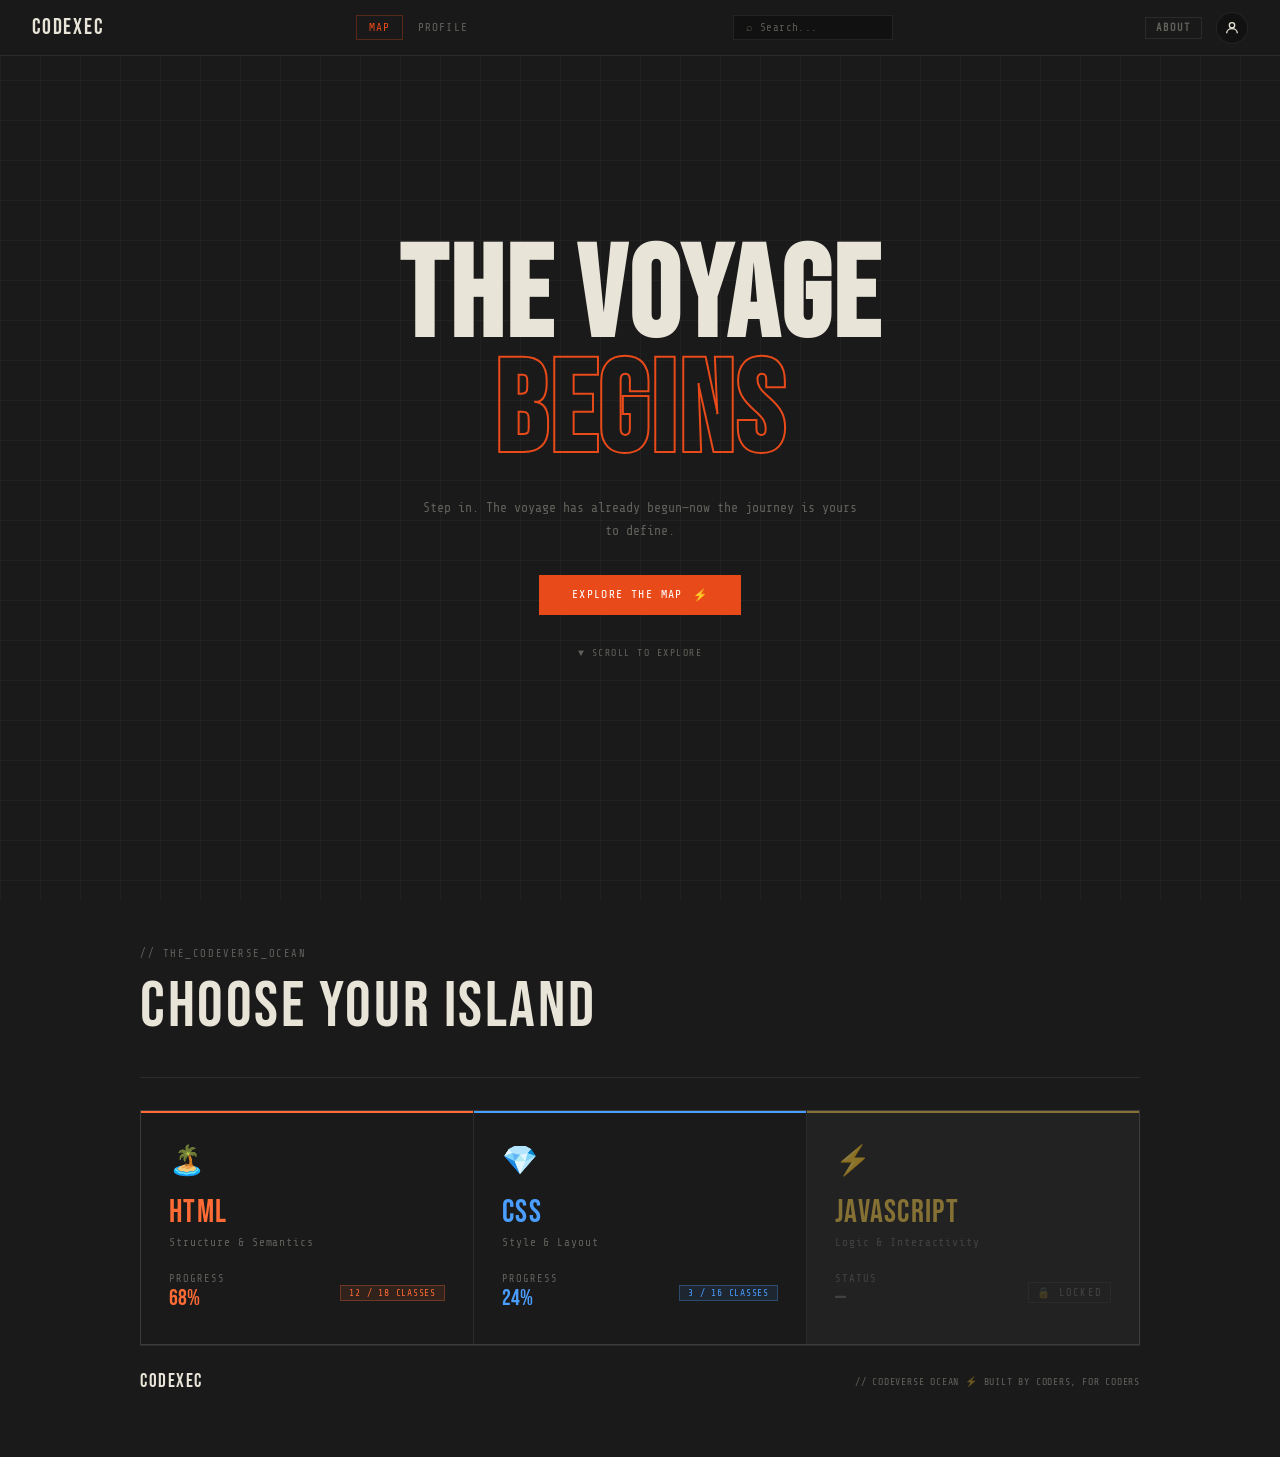
<file: index.html>
<!DOCTYPE html>
<html lang="en">
<head>
  <meta charset="UTF-8">
  <meta name="viewport" content="width=device-width, initial-scale=1.0">
  <title>CODEXEC — World Map</title>
  <link rel="stylesheet" href="style.css">
  <link rel="stylesheet" href="index.css">
</head>
<body>
  <div class="grid-bg"></div>


  <!-- whole navbar -->
  <nav class="nav">

    <!-- the logo  -->
    <a class="nav-logo" href="index.html">CODEXEC</a>

    <div class="nav-links">
      <button class="nav-link active" onclick="window.location.href='index.html'">Map</button>
      <button class="nav-link" onclick="window.location.href='profile.html'">Profile</button>
    </div>

    <div class="nav-search-wrap">
      <div class="nav-search">
        <span class="nav-search-icon">⌕</span>
        <input type="text" id="nav-search-input" placeholder="Search..." autocomplete="off"
          oninput="navSearch(this.value)" onblur="setTimeout(()=>closeSearch(),150)">
      </div>

      
      <div class="search-results" id="search-results"></div>
    </div>
    <div class="nav-right">
      <a class="nav-about" href="about.html">About</a>
      <div class="nav-avatar" onclick="location.href='settings.html'" title="Settings" id="nav-avatar-img">
        <svg width="16" height="16" viewBox="0 0 24 24" fill="none" stroke="currentColor" stroke-width="2"><circle cx="12" cy="8" r="4"/><path d="M4 20c0-4 3.6-7 8-7s8 3 8 7"/></svg>
      </div>
    </div>
  </nav>

  <!-- HERO -->
  <section class="hero-landing" id="hero-landing">
    <div class="hero-content fade-up">
      <h1 class="hero-title">The Voyage <br><span class="red">BEGINS</span></h1>
      <p class="hero-sub">Step in. The voyage has already begun—now the journey is yours to define.</p>
      <button class="hero-btn" id="heroGetStarted">
        <span>EXPLORE THE MAP</span>
        <span>⚡</span>
      </button>
      <div class="hero-scroll">▼ SCROLL TO EXPLORE</div>
    </div>
  </section>

  <!-- MAP SECTION -->
  <section id="map-section">
    <div class="map-wrap">
      <div class="map-header">
        <div class="map-header-eyebrow">// THE_CODEVERSE_OCEAN</div>
        <div class="map-header-title">CHOOSE YOUR ISLAND</div>
      </div>

      <div class="islands-grid">
        <!-- HTML Island -->
        <div class="island-card" style="--card-color: var(--html-primary)" onclick="location.href='html-island.html'">
          <span class="island-icon">🏝️</span>
          <div class="island-name" style="color: var(--html-primary)">HTML</div>
          <div class="island-sub">Structure &amp; Semantics</div>
          <div class="island-meta">
            <div>
              <div class="island-progress-label">PROGRESS</div>
              <div class="island-progress-pct" style="color: var(--html-primary)">68%</div>
            </div>
            <span class="badge badge-html">12 / 18 Classes</span>
          </div>
        </div>

        <!-- CSS Island -->
        <div class="island-card" style="--card-color: var(--css-primary)" onclick="location.href='css-island.html'">
          <span class="island-icon">💎</span>
          <div class="island-name" style="color: var(--css-primary)">CSS</div>
          <div class="island-sub">Style &amp; Layout</div>
          <div class="island-meta">
            <div>
              <div class="island-progress-label">PROGRESS</div>
              <div class="island-progress-pct" style="color: var(--css-primary)">24%</div>
            </div>
            <span class="badge badge-css">3 / 16 Classes</span>
          </div>
        </div>

        <!-- JS Island (locked) -->
        <div class="island-card locked" style="--card-color: var(--js-primary)">
          <span class="island-icon">⚡</span>
          <div class="island-name" style="color: var(--js-primary)">JAVASCRIPT</div>
          <div class="island-sub">Logic &amp; Interactivity</div>
          <div class="island-meta">
            <div>
              <div class="island-progress-label">STATUS</div>
              <div class="island-progress-pct" style="color: var(--ink-muted)">—</div>
            </div>
            <span class="island-locked-label">🔒 LOCKED</span>
          </div>
        </div>
      </div>

      <footer>
        <div class="f-logo">CODEXEC</div>
        <div class="f-note">// CODEVERSE OCEAN ⚡ BUILT BY CODERS, FOR CODERS</div>
      </footer>
    </div>
  </section>

  <script>
    //scroll to the map section of the HomePage
    document.getElementById('heroGetStarted').addEventListener('click', function() {
      document.getElementById('map-section').scrollIntoView({ behavior: 'smooth' });
    });

    // Load saved avatar
    const saved = localStorage.getItem('cx_avatar');
    if (saved) {
      const el = document.getElementById('nav-avatar-img');
      el.innerHTML = `<img src="${saved}" alt="avatar">`;
    }

  // the search bar function
  //storage of all the web pages(array of objects)
  const NAV_PAGES = [
    { label:"World Map", tag:"PAGE", href:"map.html" },
    { label:"HTML Island", tag:"ISLAND", href:"html-island.html" },
    { label:"CSS Island", tag:"ISLAND", href:"css-island.html" },
    { label:"JS Island", tag:"ISLAND", href:"js-island.html" },
    { label:"Current Lesson", tag:"PAGE", href:"lesson.html" },
    { label:"Profile", tag:"PAGE", href:"profile.html" },
    { label:"Settings", tag:"PAGE", href:"settings.html" },
    { label:"About Us", tag:"PAGE", href:"about.html" },
  ];

  //filter function
function navSearch(q) {
  const box = document.getElementById("search-results");
  if(!q.trim()){ 
    box.classList.remove("open"); 
    return; 
  }

  const matches = NAV_PAGES.filter(p => 
  p.label.toLowerCase().includes(q.toLowerCase())
);

if (matches.length) {
  box.innerHTML = matches.map(p => 
    `<div class="search-result-item" onclick="location.href='${p.href}'">
      <span class="search-result-label">${p.label}</span>
      <span class="search-result-tag">${p.tag}</span>
    </div>`
  ).join("");
  }
  else {
  box.innerHTML = '<div class="search-empty">No results found</div>';

}

//display up the thing
box.classList.add("open");
}


function closeSearch() {
  document.getElementById("search-results").classList.remove("open");
}

console.log(location.href);

</script>
</body>
</html>
</file>
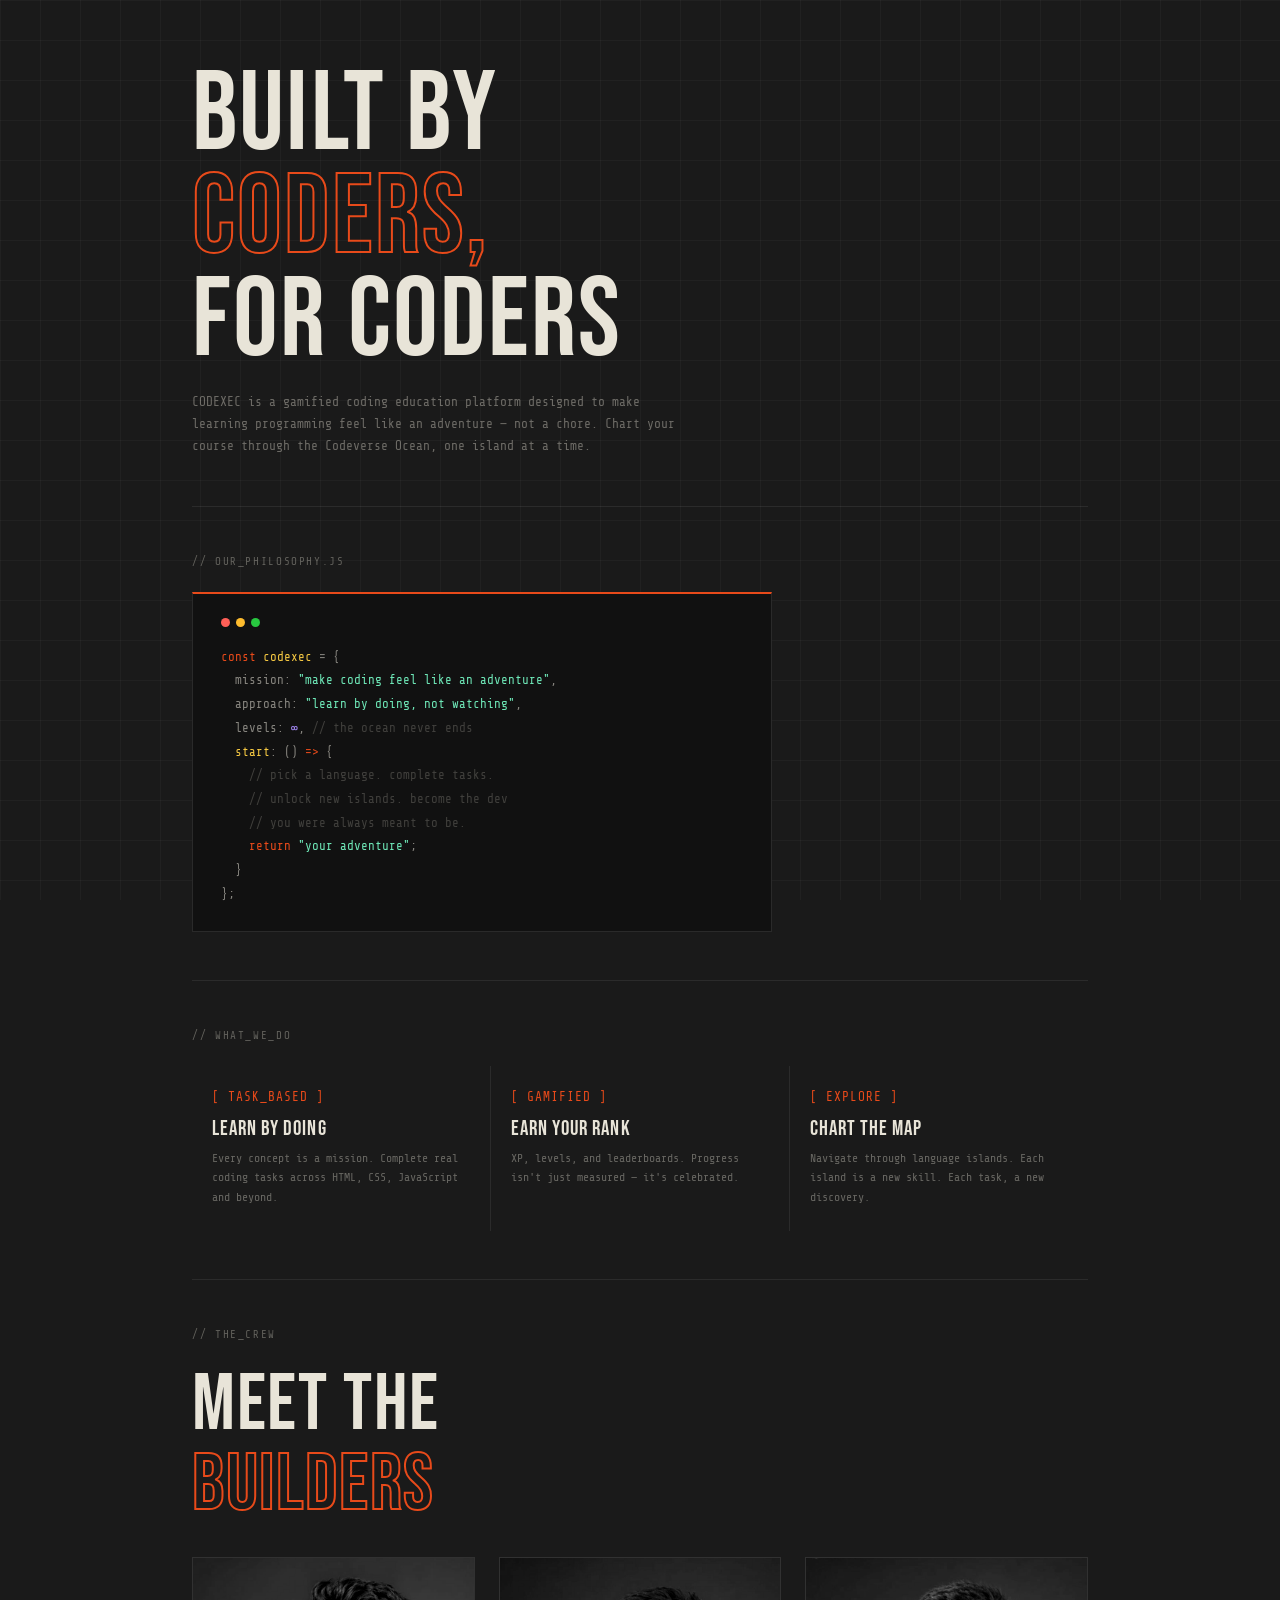
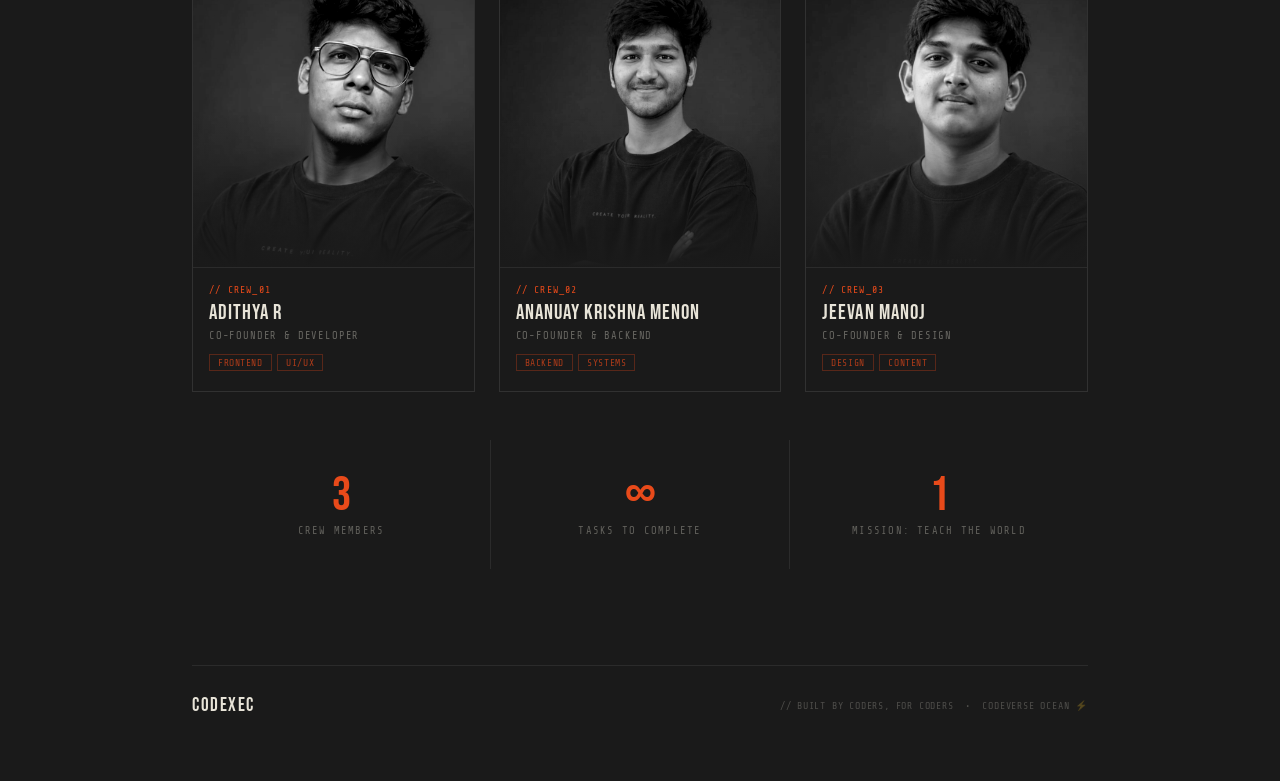
<file: about.html>
<!DOCTYPE html>
<html lang="en">
<head>
    <meta charset="UTF-8">
    <meta name="viewport" content="width=device-width, initial-scale=1.0">
    <title>Document</title>
    <style>
        
        @import url('https://fonts.googleapis.com/css2?family=Bebas+Neue&family=Share+Tech+Mono&family=Barlow+Condensed:wght@400;600;700&display=swap');
        *{margin:0;padding:0;box-sizing:border-box;}

        body{
        background:#1a1a1a;
        color:#e8e4d8;
        font-family:'Share Tech Mono',monospace;
        min-height:100vh;
        position:relative;
        overflow-x:hidden;
        }

        .grid-bg{
        position:fixed;inset:0;
        background-image:
            linear-gradient(rgba(255,255,255,0.03) 1px, transparent 1px),
            linear-gradient(90deg, rgba(255,255,255,0.03) 1px, transparent 1px);
        background-size:40px 40px;
        pointer-events:none;z-index:0;
        }

        .page{position:relative;z-index:1;max-width:960px;margin:0 auto;padding:0 2rem 4rem;}

        

        .logo{font-family:'Bebas Neue',sans-serif;font-size:1.4rem;letter-spacing:0.08em;color:#e8e4d8;}
        

        /* HERO */
        .hero{
        padding:4rem 0 3rem;
        border-bottom:1px solid rgba(255,255,255,0.08);
        }
        .hero-eyebrow{
        font-size:0.72rem;letter-spacing:0.15em;color:rgba(232,228,216,0.4);
        margin-bottom:1rem;
        }
        .hero-title{
        font-family:'Bebas Neue',sans-serif;
        font-size:clamp(4rem,10vw,7rem);
        line-height:0.92;letter-spacing:0.02em;
        color:#e8e4d8;margin-bottom:0.2rem;
        }
        .hero-title .red{
        -webkit-text-stroke:2px #e84a1a;
        color:transparent;
        }
        .hero-sub{
        font-size:0.8rem;color:rgba(232,228,216,0.4);
        max-width:500px;line-height:1.7;margin-top:1.2rem;
        }

        /* CODE BLOCK */
        .code-section{padding:3rem 0;border-bottom:1px solid rgba(255,255,255,0.08);}
        .section-label{font-size:0.68rem;letter-spacing:0.15em;color:rgba(232,228,216,0.35);margin-bottom:1.5rem;}
        .code-wrap{
        background:#111;
        border:1px solid rgba(255,255,255,0.1);
        border-top:2px solid #e84a1a;
        padding:1.5rem 1.75rem;
        max-width:580px;
        }
        .code-dots{display:flex;gap:6px;margin-bottom:1.2rem;}
        .dot{width:9px;height:9px;border-radius:50%;}
        .d1{background:#ff5f57;}.d2{background:#febc2e;}.d3{background:#28c840;}
        .cl{font-family:'Share Tech Mono',monospace;font-size:0.78rem;line-height:1.9;color:rgba(232,228,216,0.55);}
        .kw{color:#e84a1a;}.fn{color:#f5c842;}.str{color:#6ee7b7;}.cm{color:rgba(232,228,216,0.22);}.num{color:#a78bfa;}

        /* MISSION CARDS */
        .mission-section{padding:3rem 0;border-bottom:1px solid rgba(255,255,255,0.08);}
        .mission-grid{display:grid;grid-template-columns:1fr 1fr 1fr;gap:1px;background:rgba(255,255,255,0.08);margin-top:1.5rem;}
        .m-card{background:#1a1a1a;padding:1.5rem 1.25rem;}
        .m-icon{font-size:0.8rem;color:#e84a1a;letter-spacing:0.08em;margin-bottom:0.75rem;font-family:'Share Tech Mono',monospace;}
        .m-title{font-family:'Bebas Neue',sans-serif;font-size:1.3rem;letter-spacing:0.05em;color:#e8e4d8;margin-bottom:0.5rem;}
        .m-desc{font-size:0.72rem;color:rgba(232,228,216,0.38);line-height:1.7;}

        /* TEAM */
        .team-section{padding:3rem 0;}
        .team-header{display:flex;align-items:baseline;gap:1rem;margin-bottom:2rem;}
        .team-big{font-family:'Bebas Neue',sans-serif;font-size:clamp(3rem,7vw,5rem);letter-spacing:0.02em;color:#e8e4d8;line-height:1;}
        .team-big .red{-webkit-text-stroke:2px #e84a1a;color:transparent;}
        .team-grid{display:grid;grid-template-columns:repeat(3,1fr);gap:1.5rem;}

        .t-card{
        border:1px solid rgba(255,255,255,0.1);
        overflow:hidden;
        position:relative;
        transition:border-color 0.2s;
        }
        .t-card:hover{border-color:#e84a1a;}

        .t-photo{
        width:100%;padding-top:110%;
        position:relative;overflow:hidden;
        background:#111;
        }
        .t-photo img{
        position:absolute;inset:0;width:100%;height:100%;
        object-fit:cover;object-position:center top;
        filter:grayscale(100%) contrast(1.1);
        transition:filter 0.3s;
        }
        .t-card:hover .t-photo img{filter:grayscale(60%) contrast(1.1) sepia(20%);}

        .t-photo-shade{
        position:absolute;bottom:0;left:0;right:0;height:50%;
        background:linear-gradient(to top,#1a1a1a,transparent);
        }

        .t-info{padding:1rem 1rem 1.25rem;border-top:1px solid rgba(255,255,255,0.08);}
        .t-num{font-size:0.62rem;color:#e84a1a;letter-spacing:0.12em;margin-bottom:0.3rem;}
        .t-name{font-family:'Bebas Neue',sans-serif;font-size:1.3rem;letter-spacing:0.05em;color:#e8e4d8;margin-bottom:0.3rem;}
        .t-role{font-size:0.65rem;color:rgba(232,228,216,0.38);letter-spacing:0.08em;margin-bottom:0.75rem;}
        .t-tags{display:flex;flex-wrap:wrap;gap:0.35rem;}
        .t-tag{
        font-size:0.6rem;letter-spacing:0.06em;
        border:1px solid rgba(232,72,26,0.3);
        color:rgba(232,72,26,0.7);
        padding:0.18rem 0.5rem;
        }

        /* STATS */
        .stats-row{
        display:grid;grid-template-columns:repeat(3,1fr);
        gap:1px;background:rgba(255,255,255,0.08);
        margin-top:3rem;
        }
        .s-item{background:#1a1a1a;padding:2rem 1.5rem;text-align:center;}
        .s-num{font-family:'Bebas Neue',sans-serif;font-size:3rem;color:#e84a1a;line-height:1;margin-bottom:0.3rem;}
        .s-label{font-size:0.65rem;letter-spacing:0.12em;color:rgba(232,228,216,0.35);}

        /* FOOTER */
        footer{
        border-top:1px solid rgba(255,255,255,0.08);
        padding:1.75rem 0 0;
        display:flex;align-items:center;justify-content:space-between;
        margin-top:3rem;
        }
        .f-logo{font-family:'Bebas Neue',sans-serif;font-size:1.2rem;color:#e8e4d8;letter-spacing:0.08em;}
        .f-note{font-size:0.62rem;color:rgba(232,228,216,0.25);letter-spacing:0.08em;}
    </style>
</head>
<body>
        <div class="grid-bg"></div>
        <div class="page">

        <!-- HERO -->
        <div class="hero">
            <div class="hero-title">BUILT BY<br><span class="red">CODERS,</span><br>FOR CODERS</div>
            <div class="hero-sub">CODEXEC is a gamified coding education platform designed to make learning programming feel like an adventure — not a chore. Chart your course through the Codeverse Ocean, one island at a time.</div>
        </div>

        <!-- CODE BITE -->
        <div class="code-section">
            <div class="section-label">// OUR_PHILOSOPHY.JS</div>
            <div class="code-wrap">
            <div class="code-dots"><div class="dot d1"></div><div class="dot d2"></div><div class="dot d3"></div></div>
            <div class="cl"><span class="kw">const</span> <span class="fn">codexec</span> = {</div>
            <div class="cl">&nbsp;&nbsp;mission: <span class="str">"make coding feel like an adventure"</span>,</div>
            <div class="cl">&nbsp;&nbsp;approach: <span class="str">"learn by doing, not watching"</span>,</div>
            <div class="cl">&nbsp;&nbsp;levels: <span class="num">∞</span>,&nbsp;<span class="cm">// the ocean never ends</span></div>
            <div class="cl">&nbsp;&nbsp;<span class="fn">start</span>: () <span class="kw">=></span> {</div>
            <div class="cl">&nbsp;&nbsp;&nbsp;&nbsp;<span class="cm">// pick a language. complete tasks.</span></div>
            <div class="cl">&nbsp;&nbsp;&nbsp;&nbsp;<span class="cm">// unlock new islands. become the dev</span></div>
            <div class="cl">&nbsp;&nbsp;&nbsp;&nbsp;<span class="cm">// you were always meant to be.</span></div>
            <div class="cl">&nbsp;&nbsp;&nbsp;&nbsp;<span class="kw">return</span> <span class="str">"your adventure"</span>;</div>
            <div class="cl">&nbsp;&nbsp;}</div>
            <div class="cl">};</div>
            </div>
        </div>

        <!-- WHAT WE DO -->
        <div class="mission-section">
            <div class="section-label">// WHAT_WE_DO</div>
            <div class="mission-grid">
            <div class="m-card">
                <div class="m-icon">[ TASK_BASED ]</div>
                <div class="m-title">LEARN BY DOING</div>
                <div class="m-desc">Every concept is a mission. Complete real coding tasks across HTML, CSS, JavaScript and beyond.</div>
            </div>
            <div class="m-card">
                <div class="m-icon">[ GAMIFIED ]</div>
                <div class="m-title">EARN YOUR RANK</div>
                <div class="m-desc">XP, levels, and leaderboards. Progress isn't just measured — it's celebrated.</div>
            </div>
            <div class="m-card">
                <div class="m-icon">[ EXPLORE ]</div>
                <div class="m-title">CHART THE MAP</div>
                <div class="m-desc">Navigate through language islands. Each island is a new skill. Each task, a new discovery.</div>
            </div>
            </div>
        </div>

        <!-- TEAM -->
        <div class="team-section">
            <div class="section-label">// THE_CREW</div>
            <div class="team-header">
            <div class="team-big">MEET THE<br><span class="red">BUILDERS</span></div>
            </div>
            <div class="team-grid">

            <div class="t-card">
                <div class="t-photo">
                <img id="img1" src="photos/adithya.png" alt="Adithya R"/>
                <div class="t-photo-shade"></div>
                </div>
                <div class="t-info">
                <div class="t-num">// CREW_01</div>
                <div class="t-name">ADITHYA R</div>
                <div class="t-role">CO-FOUNDER & DEVELOPER</div>
                <div class="t-tags">
                    <span class="t-tag">FRONTEND</span>
                    <span class="t-tag">UI/UX</span>
                </div>
                </div>
            </div>

            <div class="t-card">
                <div class="t-photo">
                <img id="img2" src="photos/anu.png" alt="Ananuay Krishna Menon"/>
                <div class="t-photo-shade"></div>
                </div>
                <div class="t-info">
                <div class="t-num">// CREW_02</div>
                <div class="t-name">ANANUAY KRISHNA MENON</div>
                <div class="t-role">CO-FOUNDER & BACKEND</div>
                <div class="t-tags">
                    <span class="t-tag">BACKEND</span>
                    <span class="t-tag">SYSTEMS</span>
                </div>
                </div>
            </div>

            <div class="t-card">
                <div class="t-photo">
                <img id="img3" src="photos/jeevan.png" alt="Jeevan Manoj"/>
                <div class="t-photo-shade"></div>
                </div>
                <div class="t-info">
                <div class="t-num">// CREW_03</div>
                <div class="t-name">JEEVAN MANOJ</div>
                <div class="t-role">CO-FOUNDER & DESIGN</div>
                <div class="t-tags">
                    <span class="t-tag">DESIGN</span>
                    <span class="t-tag">CONTENT</span>
                </div>
                </div>
            </div>

            </div>

            <!-- STATS -->
            <div class="stats-row">
            <div class="s-item">
                <div class="s-num">3</div>
                <div class="s-label">CREW MEMBERS</div>
            </div>
            <div class="s-item">
                <div class="s-num">∞</div>
                <div class="s-label">TASKS TO COMPLETE</div>
            </div>
            <div class="s-item">
                <div class="s-num">1</div>
                <div class="s-label">MISSION: TEACH THE WORLD</div>
            </div>
            </div>
        </div>

        <footer>
            <div class="f-logo">CODEXEC</div>
            <div class="f-note">// BUILT BY CODERS, FOR CODERS &nbsp;•&nbsp; CODEVERSE OCEAN ⚡</div>
        </footer>
        </div>


    
</body>
</html>
</file>
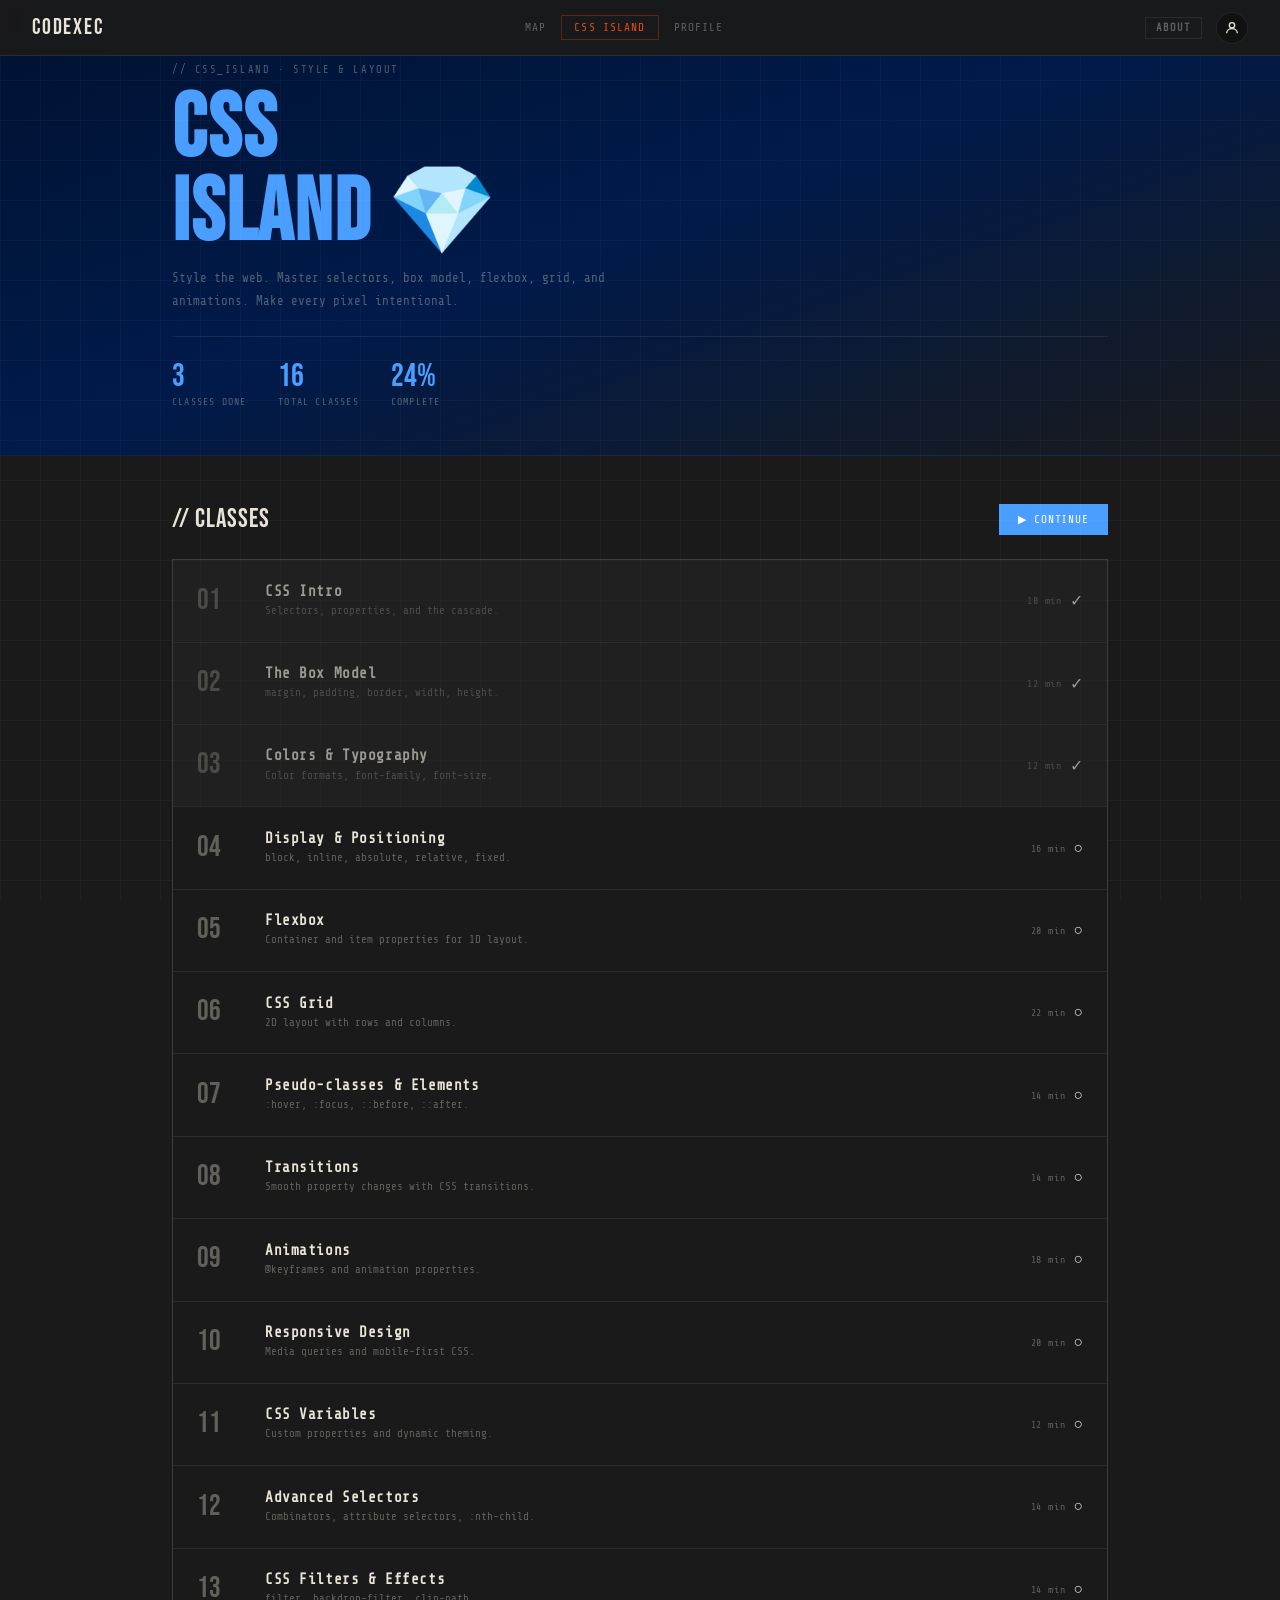
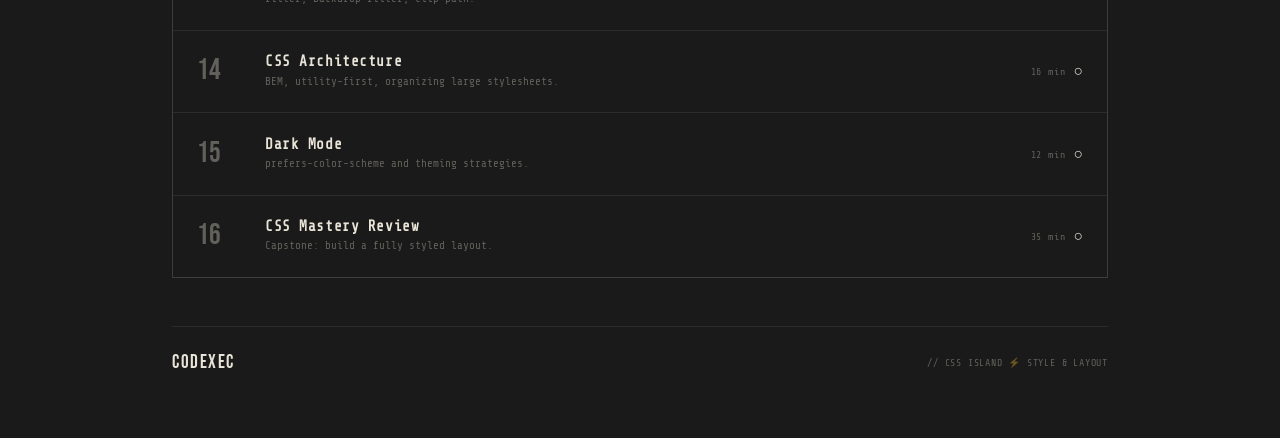
<file: css-island.html>
<!DOCTYPE html>
<html lang="en">
<head>
  <meta charset="UTF-8">
  <meta name="viewport" content="width=device-width, initial-scale=1.0">
  <title>CODEXEC — CSS Island</title>
  <link rel="stylesheet" href="style.css">
  <link rel="stylesheet" href="island-shared.css">
  <style>
    .island-hero { background: linear-gradient(160deg, #001230 0%, #001A4A 50%, var(--bg) 100%); }
    .island-hero-title { color: var(--css-primary); }
    .island-stat-num { color: var(--css-primary); }
    .continue-btn { background: var(--css-primary); color: #fff; border-color: var(--css-primary); }
    .continue-btn:hover { background: #3a8de0; }
  </style>
</head>
<body>
<div class="grid-bg"></div>

<nav class="nav">
  <a class="nav-logo" href="index.html">CODEXEC</a>
  <div class="nav-links">
    <button class="nav-link" onclick="location.href='index.html'">Map</button>
    <button class="nav-link active">CSS Island</button>
    <button class="nav-link" onclick="location.href='profile.html'">Profile</button>
  </div>
  <div class="nav-right">
    <a class="nav-about" href="about.html">About</a>
    <div class="nav-avatar" onclick="location.href='settings.html'" title="Settings" id="nav-avatar-img">
      <svg width="16" height="16" viewBox="0 0 24 24" fill="none" stroke="currentColor" stroke-width="2"><circle cx="12" cy="8" r="4"/><path d="M4 20c0-4 3.6-7 8-7s8 3 8 7"/></svg>
    </div>
  </div>
</nav>

<div class="island-hero">
  <div class="island-hero-inner">
    <div class="island-eyebrow">// CSS_ISLAND · STYLE &amp; LAYOUT</div>
    <h1 class="island-hero-title">CSS<br>ISLAND 💎</h1>
    <p class="island-hero-sub">Style the web. Master selectors, box model, flexbox, grid, and animations. Make every pixel intentional.</p>
    <div class="island-hero-stats">
      <div class="island-stat-item">
        <div class="island-stat-num">3</div>
        <div class="island-stat-label">CLASSES DONE</div>
      </div>
      <div class="island-stat-item">
        <div class="island-stat-num">16</div>
        <div class="island-stat-label">TOTAL CLASSES</div>
      </div>
      <div class="island-stat-item">
        <div class="island-stat-num">24%</div>
        <div class="island-stat-label">COMPLETE</div>
      </div>
    </div>
  </div>
</div>

<div class="island-content">
  <div class="island-section-header">
    <div class="island-section-title">// CLASSES</div>
    <button class="btn continue-btn" onclick="location.href='lesson.html'">▶ Continue</button>
  </div>

  <div class="classes-grid" id="classes-grid"></div>

  <footer style="margin-top: 3rem;">
    <div class="f-logo">CODEXEC</div>
    <div class="f-note">// CSS ISLAND ⚡ STYLE &amp; LAYOUT</div>
  </footer>
</div>

<script>
const classes = [
  { num:"01", title:"CSS Intro", desc:"Selectors, properties, and the cascade.", time:"10 min", done:true },
  { num:"02", title:"The Box Model", desc:"margin, padding, border, width, height.", time:"12 min", done:true },
  { num:"03", title:"Colors & Typography", desc:"Color formats, font-family, font-size.", time:"12 min", done:true },
  { num:"04", title:"Display & Positioning", desc:"block, inline, absolute, relative, fixed.", time:"16 min", done:false, current:false },
  { num:"05", title:"Flexbox", desc:"Container and item properties for 1D layout.", time:"20 min", done:false },
  { num:"06", title:"CSS Grid", desc:"2D layout with rows and columns.", time:"22 min", done:false },
  { num:"07", title:"Pseudo-classes & Elements", desc:":hover, :focus, ::before, ::after.", time:"14 min", done:false },
  { num:"08", title:"Transitions", desc:"Smooth property changes with CSS transitions.", time:"14 min", done:false },
  { num:"09", title:"Animations", desc:"@keyframes and animation properties.", time:"18 min", done:false },
  { num:"10", title:"Responsive Design", desc:"Media queries and mobile-first CSS.", time:"20 min", done:false },
  { num:"11", title:"CSS Variables", desc:"Custom properties and dynamic theming.", time:"12 min", done:false },
  { num:"12", title:"Advanced Selectors", desc:"Combinators, attribute selectors, :nth-child.", time:"14 min", done:false },
  { num:"13", title:"CSS Filters & Effects", desc:"filter, backdrop-filter, clip-path.", time:"14 min", done:false },
  { num:"14", title:"CSS Architecture", desc:"BEM, utility-first, organizing large stylesheets.", time:"16 min", done:false },
  { num:"15", title:"Dark Mode", desc:"prefers-color-scheme and theming strategies.", time:"12 min", done:false },
  { num:"16", title:"CSS Mastery Review", desc:"Capstone: build a fully styled layout.", time:"35 min", done:false },
];

const grid = document.getElementById('classes-grid');
classes.forEach(c => {
  const a = document.createElement('a');
  a.href = c.done || c.current ? 'lesson.html' : '#';
  a.className = 'class-card' + (c.done ? ' done' : '') + (c.current ? ' current' : '');
  a.innerHTML = `
    <div class="class-num">${c.num}</div>
    <div class="class-info">
      <div class="class-title">${c.title}</div>
      <div class="class-desc">${c.desc}</div>
    </div>
    <div class="class-meta">
      <span class="class-time">${c.time}</span>
      <span class="class-status">${c.done ? '✓' : c.current ? '▶' : '○'}</span>
    </div>
  `;
  grid.appendChild(a);
});

const saved = localStorage.getItem('cx_avatar');
if (saved) {
  const el = document.getElementById('nav-avatar-img');
  el.innerHTML = `<img src="${saved}" alt="avatar">`;
}



</script>
</body>
</html>
</file>
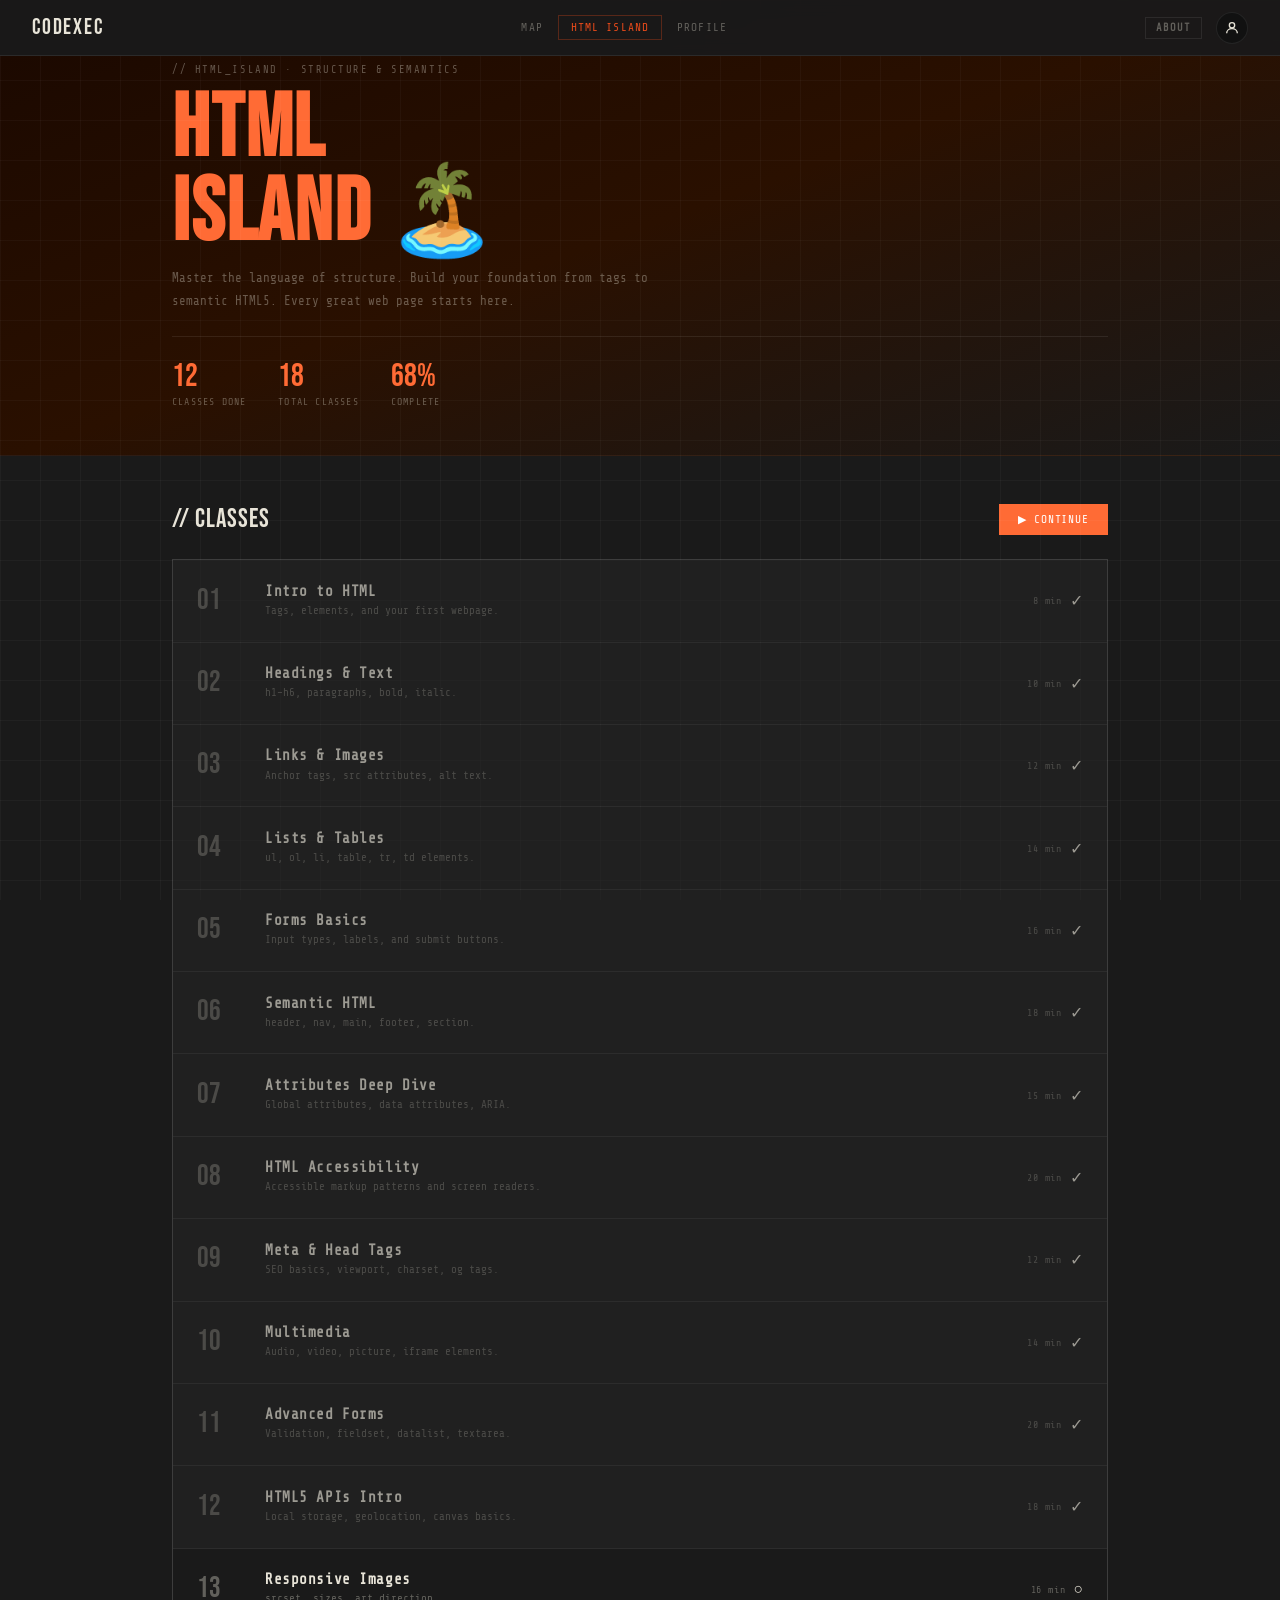
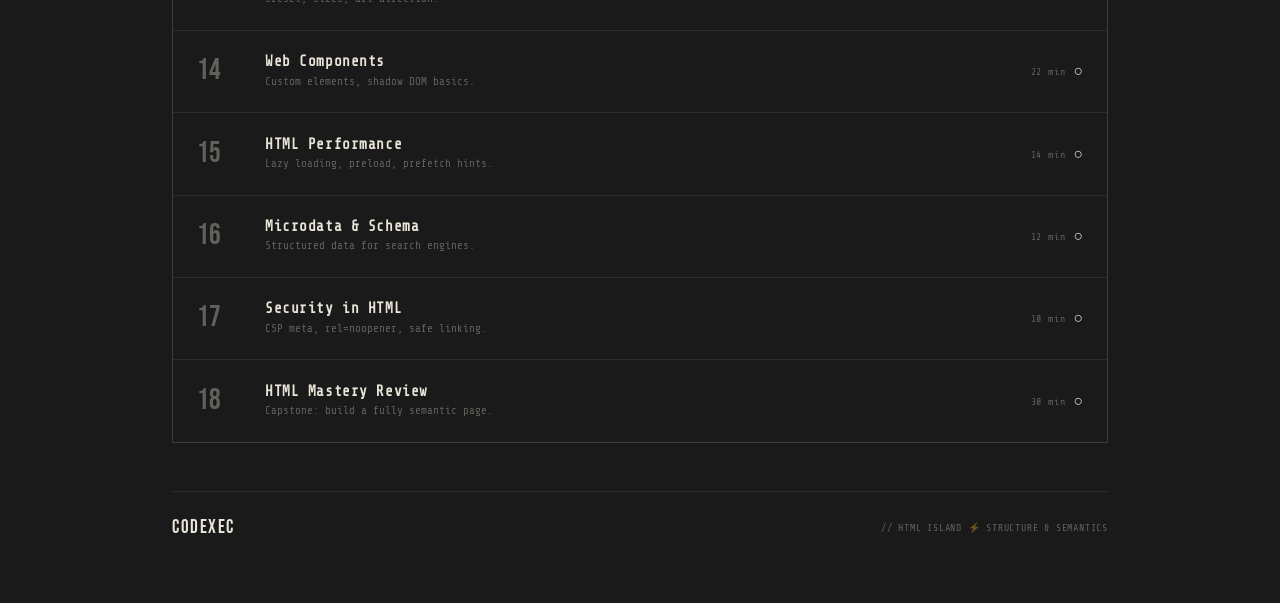
<file: html-island.html>
<!DOCTYPE html>
<html lang="en">
<head>
  <meta charset="UTF-8">
  <meta name="viewport" content="width=device-width, initial-scale=1.0">
  <title>CODEXEC — HTML Island</title>
  <link rel="stylesheet" href="style.css">
  <link rel="stylesheet" href="island-shared.css">
  <style>
    .island-hero { background: linear-gradient(160deg, #1A0800 0%, #2A1000 50%, var(--bg) 100%); }
    .island-hero-title { color: var(--html-primary); }
    .island-stat-num { color: var(--html-primary); }
    .continue-btn { background: var(--html-primary); color: #fff; border-color: var(--html-primary); }
    .continue-btn:hover { background: #e05520; }
  </style>
</head>
<body>
<div class="grid-bg"></div>

<nav class="nav">
  <a class="nav-logo" href="index.html">CODEXEC</a>
  <div class="nav-links">
    <button class="nav-link" onclick="location.href='index.html'">Map</button>
    <button class="nav-link active">HTML Island</button>
    <button class="nav-link" onclick="location.href='profile.html'">Profile</button>
  </div>
  <div class="nav-right">
    <a class="nav-about" href="about.html">About</a>
    <div class="nav-avatar" onclick="location.href='settings.html'" title="Settings" id="nav-avatar-img">
      <svg width="16" height="16" viewBox="0 0 24 24" fill="none" stroke="currentColor" stroke-width="2"><circle cx="12" cy="8" r="4"/><path d="M4 20c0-4 3.6-7 8-7s8 3 8 7"/></svg>
    </div>
  </div>
</nav>

<div class="island-hero">
  <div class="island-hero-inner">
    <div class="island-eyebrow">// HTML_ISLAND · STRUCTURE &amp; SEMANTICS</div>
    <h1 class="island-hero-title">HTML<br>ISLAND 🏝️</h1>
    <p class="island-hero-sub">Master the language of structure. Build your foundation from tags to semantic HTML5. Every great web page starts here.</p>
    <div class="island-hero-stats">
      <div class="island-stat-item">
        <div class="island-stat-num">12</div>
        <div class="island-stat-label">CLASSES DONE</div>
      </div>
      <div class="island-stat-item">
        <div class="island-stat-num">18</div>
        <div class="island-stat-label">TOTAL CLASSES</div>
      </div>
      <div class="island-stat-item">
        <div class="island-stat-num">68%</div>
        <div class="island-stat-label">COMPLETE</div>
      </div>
    </div>
  </div>
</div>

<div class="island-content">
  <div class="island-section-header">
    <div class="island-section-title">// CLASSES</div>
    <button class="btn continue-btn" onclick="location.href='lesson.html'">▶ Continue</button>
  </div>

  <div class="classes-grid" id="classes-grid"></div>

  <footer style="margin-top: 3rem;">
    <div class="f-logo">CODEXEC</div>
    <div class="f-note">// HTML ISLAND ⚡ STRUCTURE &amp; SEMANTICS</div>
  </footer>
</div>

<script>
const classes = [
  { num:"01", title:"Intro to HTML", desc:"Tags, elements, and your first webpage.", time:"8 min", done:true },
  { num:"02", title:"Headings & Text", desc:"h1–h6, paragraphs, bold, italic.", time:"10 min", done:true },
  { num:"03", title:"Links & Images", desc:"Anchor tags, src attributes, alt text.", time:"12 min", done:true },
  { num:"04", title:"Lists & Tables", desc:"ul, ol, li, table, tr, td elements.", time:"14 min", done:true },
  { num:"05", title:"Forms Basics", desc:"Input types, labels, and submit buttons.", time:"16 min", done:true },
  { num:"06", title:"Semantic HTML", desc:"header, nav, main, footer, section.", time:"18 min", done:true },
  { num:"07", title:"Attributes Deep Dive", desc:"Global attributes, data attributes, ARIA.", time:"15 min", done:true },
  { num:"08", title:"HTML Accessibility", desc:"Accessible markup patterns and screen readers.", time:"20 min", done:true },
  { num:"09", title:"Meta & Head Tags", desc:"SEO basics, viewport, charset, og tags.", time:"12 min", done:true },
  { num:"10", title:"Multimedia", desc:"Audio, video, picture, iframe elements.", time:"14 min", done:true },
  { num:"11", title:"Advanced Forms", desc:"Validation, fieldset, datalist, textarea.", time:"20 min", done:true },
  { num:"12", title:"HTML5 APIs Intro", desc:"Local storage, geolocation, canvas basics.", time:"18 min", done:true },
  { num:"13", title:"Responsive Images", desc:"srcset, sizes, art direction.", time:"16 min", done:false, current:false },
  { num:"14", title:"Web Components", desc:"Custom elements, shadow DOM basics.", time:"22 min", done:false },
  { num:"15", title:"HTML Performance", desc:"Lazy loading, preload, prefetch hints.", time:"14 min", done:false },
  { num:"16", title:"Microdata & Schema", desc:"Structured data for search engines.", time:"12 min", done:false },
  { num:"17", title:"Security in HTML", desc:"CSP meta, rel=noopener, safe linking.", time:"10 min", done:false },
  { num:"18", title:"HTML Mastery Review", desc:"Capstone: build a fully semantic page.", time:"30 min", done:false },
];

const grid = document.getElementById('classes-grid');
classes.forEach(c => {
  const a = document.createElement('a');
  a.href = c.done || c.current ? 'lesson.html' : '#';
  a.className = 'class-card' + (c.done ? ' done' : '') + (c.current ? ' current' : '');
  a.innerHTML = `
    <div class="class-num">${c.num}</div>
    <div class="class-info">
      <div class="class-title">${c.title}</div>
      <div class="class-desc">${c.desc}</div>
    </div>
    <div class="class-meta">
      <span class="class-time">${c.time}</span>
      <span class="class-status">${c.done ? '✓' : c.current ? '▶' : '○'}</span>
    </div>
  `;
  grid.appendChild(a);
});

// Load saved avatar
const saved = localStorage.getItem('cx_avatar');
if (saved) {
  const el = document.getElementById('nav-avatar-img');
  el.innerHTML = `<img src="${saved}" alt="avatar">`;
}

</script>
</body>
</html>
</file>
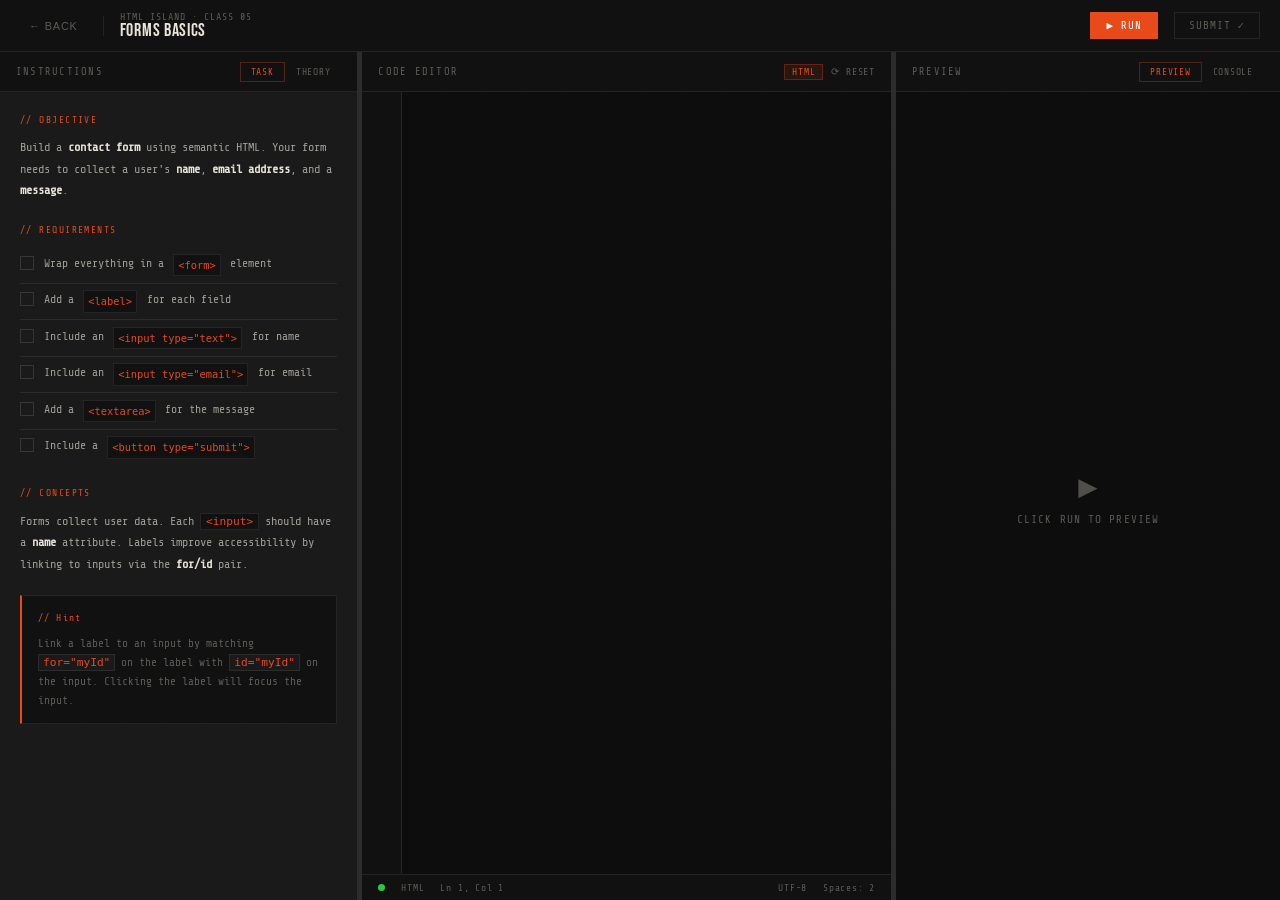
<file: lesson.html>
<!DOCTYPE html>
<html lang="en">
<head>
  <meta charset="UTF-8">
  <meta name="viewport" content="width=device-width, initial-scale=1.0">
  <title>CODEXEC — Lesson</title>
  <link rel="stylesheet" href="style.css">
  <style>
    body { overflow: hidden; height: 100vh; display: flex; flex-direction: column; }

    /* TOPBAR */
    .lesson-topbar {
      height: 52px; flex-shrink: 0;
      display: flex; align-items: center;
      padding: 0 1.25rem; gap: 1rem;
      background: var(--bg-dark);
      border-bottom: 1px solid var(--border);
      position: relative; z-index: 10;
    }
    .topbar-back {
      display: flex; align-items: center; gap: 6px;
      font-size: 0.68rem; letter-spacing: 0.08em;
      color: var(--ink-muted); cursor: pointer;
      background: none; border: 1px solid transparent;
      padding: 4px 8px; transition: all .15s;
    }
    .topbar-back:hover { color: var(--ink); border-color: var(--border); }
    .topbar-info { flex: 1; }
    .topbar-breadcrumb { font-size: 0.62rem; color: var(--ink-muted); letter-spacing: 0.1em; }
    .topbar-title { font-family: var(--font-display); font-size: 1.1rem; letter-spacing: 0.04em; line-height: 1; }
    .topbar-progress {
      display: flex; align-items: center; gap: 4px;
    }
    .progress-dot {
      width: 7px; height: 7px; border-radius: 50%;
      background: var(--border); border: 1px solid var(--border-med);
    }
    .progress-dot.done { background: var(--accent); border-color: var(--accent); }
    .progress-dot.active { background: transparent; border: 1px solid var(--accent); }
    .topbar-run {
      display: flex; align-items: center; gap: 6px;
      padding: 6px 16px;
      font-family: var(--font-mono); font-size: 0.68rem; letter-spacing: 0.08em;
      text-transform: uppercase; cursor: pointer;
      background: var(--accent); color: #fff; border: 1px solid var(--accent);
      transition: background .15s;
    }
    .topbar-run:hover { background: #d43a0e; }

    /* EDITOR LAYOUT */
    .editor-layout {
      flex: 1; display: flex; overflow: hidden;
      min-height: 0;
    }

    /* PANES */
    .pane {
      display: flex; flex-direction: column;
      overflow: hidden; min-width: 0;
    }
    .pane-instructions { width: 28%; border-right: 1px solid var(--border); }
    .pane-code { flex: 1; border-right: 1px solid var(--border); }
    .pane-preview { width: 30%; }

    .pane-header {
      height: 40px; flex-shrink: 0;
      display: flex; align-items: center; padding: 0 1rem; gap: 0.75rem;
      background: var(--bg-dark); border-bottom: 1px solid var(--border);
    }
    .pane-title { font-size: 0.65rem; letter-spacing: 0.12em; color: var(--ink-muted); text-transform: uppercase; }
    .pane-tabs { display: flex; margin-left: auto; }
    .pane-tab {
      padding: 4px 10px; font-family: var(--font-mono); font-size: 0.6rem;
      letter-spacing: 0.08em; text-transform: uppercase;
      background: none; border: 1px solid transparent; color: var(--ink-muted);
      cursor: pointer; transition: all .12s;
    }
    .pane-tab:hover { color: var(--ink); }
    .pane-tab.active { color: var(--accent); border-color: var(--accent-dim); }

    /* INSTRUCTIONS */
    .instructions-body {
      flex: 1; overflow-y: auto; padding: 1.25rem;
      font-size: 0.75rem; line-height: 1.8;
    }
    .task-section { margin-bottom: 1.25rem; }
    .task-label {
      font-size: 0.6rem; letter-spacing: 0.15em; text-transform: uppercase;
      color: var(--accent); margin-bottom: 0.5rem;
    }
    .task-text { color: var(--ink-soft); line-height: 1.8; }
    .task-text strong { color: var(--ink); }
    .task-text code {
      background: var(--bg-dark); color: var(--accent);
      padding: 1px 5px; font-size: 0.7rem;
      border: 1px solid var(--border);
    }

    .task-checklist { list-style: none; }
    .task-checklist li {
      display: flex; align-items: flex-start; gap: 0.6rem;
      padding: 0.4rem 0; color: var(--ink-soft);
      border-bottom: 1px solid var(--border); font-size: 0.72rem;
    }
    .task-checklist li:last-child { border-bottom: none; }
    .check-box {
      width: 14px; height: 14px; flex-shrink: 0;
      border: 1px solid var(--border-med);
      display: flex; align-items: center; justify-content: center;
      cursor: pointer; font-size: 0.6rem; margin-top: 2px;
      transition: all .15s;
    }
    .check-box.checked { background: var(--accent); border-color: var(--accent); color: #fff; }
    .task-checklist code { background: var(--bg-dark); color: var(--accent); padding: 1px 4px; font-size: 0.65rem; border: 1px solid var(--border); }

    .hint-box {
      background: var(--bg-dark); border: 1px solid var(--border);
      border-left: 2px solid var(--accent); padding: 0.85rem 1rem; margin-top: 1rem;
    }
    .hint-label { font-size: 0.6rem; letter-spacing: 0.12em; color: var(--accent); margin-bottom: 0.4rem; }
    .hint-text { font-size: 0.7rem; color: var(--ink-muted); line-height: 1.7; }
    .hint-text code { color: var(--accent); background: var(--bg); padding: 1px 4px; border: 1px solid var(--border); }

    /* CODE EDITOR */
    .code-editor-wrap {
      flex: 1; display: flex; overflow: hidden;
      background: var(--bg-void); font-size: 13px;
    }
    .line-numbers {
      padding: 1rem 0.75rem 1rem 0.5rem;
      background: var(--bg-dark); border-right: 1px solid var(--border);
      display: flex; flex-direction: column; gap: 0;
      user-select: none; flex-shrink: 0; min-width: 40px;
    }
    .line-num {
      font-family: var(--font-mono); font-size: 12px;
      color: var(--ink-muted); line-height: 1.6;
      text-align: right; display: block;
    }
    .code-editor {
      flex: 1; background: transparent; border: none; outline: none;
      color: var(--ink); font-family: var(--font-mono); font-size: 13px;
      line-height: 1.6; padding: 1rem; resize: none;
      white-space: pre; overflow: auto; caret-color: var(--accent);
    }
    .status-bar {
      height: 26px; flex-shrink: 0;
      display: flex; align-items: center; gap: 1rem; padding: 0 1rem;
      background: var(--bg-dark); border-top: 1px solid var(--border);
      font-size: 0.6rem; letter-spacing: 0.08em; color: var(--ink-muted);
    }
    .status-dot { width: 7px; height: 7px; border-radius: 50%; background: #28c840; }

    /* PREVIEW */
    .preview-frame-wrap {
      flex: 1; position: relative; overflow: hidden;
      background: #fff;
    }
    .preview-frame { width: 100%; height: 100%; border: none; }
    .preview-overlay {
      position: absolute; inset: 0;
      display: flex; flex-direction: column; align-items: center; justify-content: center;
      background: var(--bg-void); gap: 0.5rem;
      transition: opacity .3s;
    }
    .preview-overlay span { font-size: 2rem; opacity: 0.3; }
    .preview-overlay p { font-size: 0.7rem; color: var(--ink-muted); letter-spacing: 0.1em; }

    /* SUCCESS OVERLAY */
    .success-overlay {
      position: fixed; inset: 0; z-index: 200;
      background: rgba(0,0,0,0.85);
      display: flex; align-items: center; justify-content: center;
      opacity: 0; pointer-events: none; transition: opacity .3s;
    }
    .success-overlay.show { opacity: 1; pointer-events: all; }
    .success-card {
      background: var(--bg-card); border: 1px solid var(--border);
      border-top: 2px solid var(--accent);
      padding: 2.5rem 3rem; text-align: center; max-width: 380px; width: 90%;
    }
    .success-emoji { font-size: 2.5rem; margin-bottom: 1rem; }
    .success-title {
      font-family: var(--font-display); font-size: 2.2rem;
      letter-spacing: 0.04em; margin-bottom: 0.5rem;
    }
    .success-sub { font-size: 0.72rem; color: var(--ink-muted); margin-bottom: 1.5rem; line-height: 1.6; }
    .success-actions { display: flex; gap: 0.75rem; justify-content: center; margin-top: 1.5rem; }

    /* RESIZER */
    .resizer {
      width: 4px; background: var(--border); cursor: col-resize;
      transition: background .15s; flex-shrink: 0;
    }
    .resizer:hover { background: var(--accent-dim); }
  </style>
</head>
<body>
<div class="grid-bg" style="opacity: 0.3;"></div>

<!-- TOPBAR -->
<div class="lesson-topbar">
  <button class="topbar-back" onclick="goBack()">← BACK</button>
  <div style="width: 1px; height: 20px; background: var(--border);"></div>
  <div class="topbar-info">
    <div class="topbar-breadcrumb">HTML ISLAND · CLASS 05</div>
    <div class="topbar-title">Forms Basics</div>
  </div>
  <div class="topbar-progress" id="progress-dots"></div>
  <button class="topbar-run" >▶ RUN</button>
  <button class="btn btn-ghost" style="font-size:0.68rem; padding:6px 14px;">Submit ✓</button>
</div>

<!-- EDITOR LAYOUT -->
<div class="editor-layout">

  <!-- INSTRUCTIONS PANE -->
  <div class="pane pane-instructions">
    <div class="pane-header">
      <span class="pane-title">Instructions</span>
      <div class="pane-tabs">
        <button class="pane-tab active" >Task</button>
        <button class="pane-tab" >Theory</button>
      </div>
    </div>
    <div class="instructions-body" id="instructions-body">
      <!-- Task tab -->
      <div id="tab-task">
        <div class="task-section">
          <div class="task-label">// Objective</div>
          <div class="task-text">
            Build a <strong>contact form</strong> using semantic HTML. Your form needs to collect a user's <strong>name</strong>, <strong>email address</strong>, and a <strong>message</strong>.
          </div>
        </div>
        <div class="task-section">
          <div class="task-label">// Requirements</div>
          <ul class="task-checklist" id="checklist">
            <li><div class="check-box" ></div>Wrap everything in a <code>&lt;form&gt;</code> element</li>
            <li><div class="check-box" ></div>Add a <code>&lt;label&gt;</code> for each field</li>
            <li><div class="check-box" ></div>Include an <code>&lt;input type="text"&gt;</code> for name</li>
            <li><div class="check-box" ></div>Include an <code>&lt;input type="email"&gt;</code> for email</li>
            <li><div class="check-box" ></div>Add a <code>&lt;textarea&gt;</code> for the message</li>
            <li><div class="check-box" ></div>Include a <code>&lt;button type="submit"&gt;</code></li>
          </ul>
        </div>
        <div class="task-section">
          <div class="task-label">// Concepts</div>
          <div class="task-text">
            Forms collect user data. Each <code>&lt;input&gt;</code> should have a <strong>name</strong> attribute. Labels improve accessibility by linking to inputs via the <strong>for/id</strong> pair.
          </div>
        </div>
        <div class="hint-box">
          <div class="hint-label">// Hint</div>
          <div class="hint-text">
            Link a label to an input by matching <code>for="myId"</code> on the label with <code>id="myId"</code> on the input. Clicking the label will focus the input.
          </div>
        </div>
      </div>

      <!-- Theory tab -->
      <div id="tab-theory" style="display:none;">
        <div class="task-section">
          <div class="task-label">// HTML Forms</div>
          <div class="task-text">
            The <code>&lt;form&gt;</code> element is a container for input controls. It has two key attributes: <strong>action</strong> (where to send data) and <strong>method</strong> (GET or POST).
          </div>
        </div>
        <div class="task-section">
          <div class="task-label">// Input Types</div>
          <div class="task-text">
            HTML5 introduced many input types: <code>text</code>, <code>email</code>, <code>password</code>, <code>number</code>, <code>date</code>, <code>checkbox</code>, <code>radio</code>, and more. Each type provides built-in validation.
          </div>
        </div>
        <div class="task-section">
          <div class="task-label">// Labels & Accessibility</div>
          <div class="task-text">
            Always pair inputs with <code>&lt;label&gt;</code> elements. Use <code>for="id"</code> to associate them. This improves accessibility and usability — clicking the label focuses the input.
          </div>
        </div>
      </div>
    </div>
  </div>

  <div class="resizer" id="resizer1"></div>

  <!-- CODE EDITOR PANE -->
  <div class="pane pane-code">
    <div class="pane-header">
      <span class="pane-title">Code Editor</span>
      <div style="margin-left:auto; display:flex; gap:8px; align-items:center;">
        <span style="font-size:0.6rem; background:var(--accent-faint); color:var(--accent); padding:2px 7px; border:1px solid var(--accent-dim); letter-spacing:0.08em;">HTML</span>
        <button style="background:none;border:none;color:var(--ink-muted);font-size:0.62rem;cursor:pointer;font-family:var(--font-mono);letter-spacing:0.08em;">⟳ RESET</button>
      </div>
    </div>
    <div class="code-editor-wrap">
      <div class="line-numbers" id="line-nums"></div>
      <textarea class="code-editor" id="code-editor" spellcheck="false"
        ></textarea>
    </div>
    <div class="status-bar">
      <div class="status-dot"></div>
      <span>HTML</span>
      <span id="cursor-pos">Ln 1, Col 1</span>
      <span style="margin-left:auto">UTF-8</span>
      <span>Spaces: 2</span>
    </div>
  </div>

  <div class="resizer" id="resizer2"></div>

  <!-- PREVIEW PANE -->
  <div class="pane pane-preview">
    <div class="pane-header">
      <span class="pane-title">Preview</span>
      <div class="pane-tabs">
        <button class="pane-tab active" >Preview</button>
        <button class="pane-tab" ">Console</button>
      </div>
    </div>
    <div class="preview-frame-wrap" id="preview-wrap">
      <iframe class="preview-frame" id="preview-frame"></iframe>
      <div class="preview-overlay" id="preview-overlay">
        <span>▶</span>
        <p>CLICK RUN TO PREVIEW</p>
      </div>
    </div>
    <div id="console-wrap" style="display:none; flex:1; background:var(--bg-void); overflow:auto;">
      <div id="console-out" style="padding:1rem; font-family:var(--font-mono); font-size:12px; color:var(--ink-muted); line-height:1.8;">
        Console output will appear here…
      </div>
    </div>
  </div>

</div>

<script>
  function goBack(){
    window.history.back();

  }
</script>
</body>
</html>
</file>
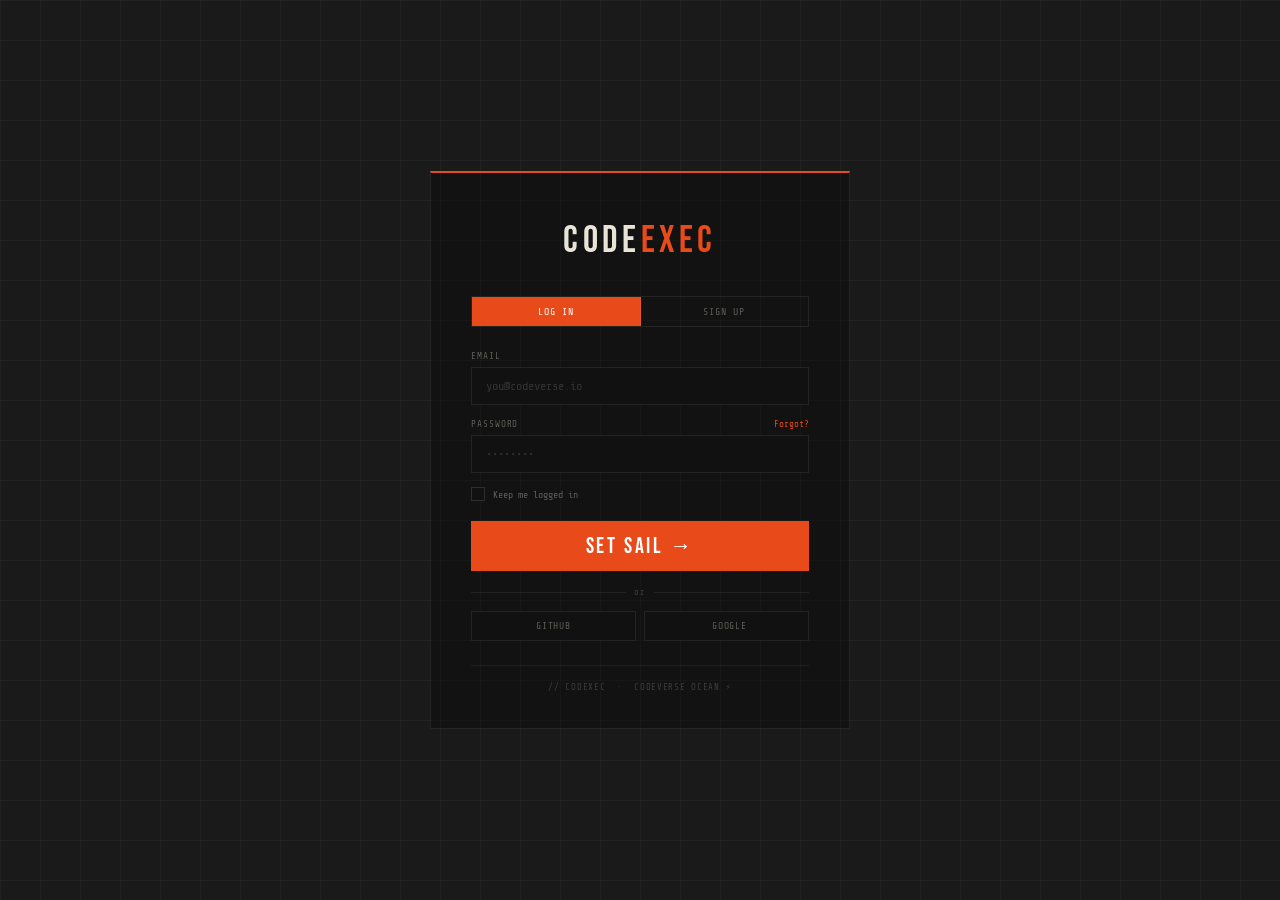
<file: login.html>
<!doctype html>
<html lang="en">
  <head>
    <meta charset="UTF-8" />
    <meta name="viewport" content="width=device-width, initial-scale=1.0" />
    <title>CODEXEC — Login</title>
    <link rel="stylesheet" href="login.css" />
  </head>
  <body>
    <div class="grid-bg"></div>

    <div class="card">
      <div class="logo">CODE<span>EXEC</span></div>
      <div class="tagline"></div>

      <div class="tabs">
        <button class="tab active" id="tab-login" onclick="switchTab('login')">
          Log In
        </button>
        <button class="tab" id="tab-signup" onclick="switchTab('signup')">
          Sign Up
        </button>
      </div>

      <!-- Login -->
      <div class="panel active" id="panel-login">
        <div class="field">
          <div class="field-label">Email</div>
          <input
            class="field-input"
            id="login-email"
            type="email"
            placeholder="you@codeverse.io"
            autocomplete="email"
          />
        </div>
        <div class="field">
          <div class="field-label">
            Password <a class="forgot" href="#">Forgot?</a>
          </div>
          <input
            class="field-input"
            id="login-password"
            type="password"
            placeholder="••••••••"
            autocomplete="current-password"
          />
        </div>
        <div class="remember">
          <label class="check-label">
            <input type="checkbox" />
            <span class="check-box"></span>
            Keep me logged in
          </label>
        </div>
        <button class="btn-submit" onclick="handleLogin()">Set Sail →</button>
        <div class="or-line"><span>or</span></div>
        <div class="oauth-row">
          <button class="oauth-btn" onclick="oauthLogin('github')">
            GitHub
          </button>
          <button class="oauth-btn" onclick="oauthLogin('google')">
            &nbsp;Google
          </button>
        </div>
      </div>

      <!-- Signup -->
      <div class="panel" id="panel-signup">
        <div class="field">
          <div class="field-label">Username</div>
          <input
            class="field-input"
            id="signup-name"
            type="text"
            placeholder="devlancer"
            autocomplete="username"
          />
        </div>
        <div class="field">
          <div class="field-label">Email</div>
          <input
            class="field-input"
            id="signup-email"
            type="email"
            placeholder="you@codeverse.io"
            autocomplete="email"
          />
        </div>
        <div class="field">
          <div class="field-label">Password</div>
          <input
            class="field-input"
            id="signup-password"
            type="password"
            placeholder="Min. 8 characters"
            autocomplete="new-password"
          />
        </div>
        <div class="strength-wrap" id="sw">
          <div class="strength-bar">
            <div class="strength-fill" id="sf"></div>
          </div>
          <div class="strength-label" id="sl">WEAK</div>
        </div>
        <button class="btn-submit" onclick="handleSignup()">
          Begin Voyage →
        </button>
        <p class="terms">
          By signing up you agree to our <a href="#">Terms</a> and
          <a href="#">Privacy Policy</a>.
        </p>
      </div>

      <div class="foot">// CODEXEC &nbsp;·&nbsp; CODEVERSE OCEAN ⚡</div>
    </div>

    <div class="toast" id="toast"></div>

    <script>
      function switchTab(t) {
        document
          .querySelectorAll(".tab")
          .forEach((b) => b.classList.remove("active"));
        document
          .querySelectorAll(".panel")
          .forEach((p) => p.classList.remove("active"));
        document.getElementById("tab-" + t).classList.add("active");
        document.getElementById("panel-" + t).classList.add("active");
      }
      function showToast(msg, ok = true) {
        const t = document.getElementById("toast");
        t.textContent = msg;
        t.className = "toast show " + (ok ? "ok" : "err");
        setTimeout(() => (t.className = "toast"), 2800);
      }
      function handleLogin() {
        const e = document.getElementById("login-email").value.trim(),
          p = document.getElementById("login-password").value;
        if (!e || !p) {
          showToast("Fill in all fields.", false);
          return;
        }
        showToast("Authenticating…");
        setTimeout(() => (window.location.href = "index.html"), 900);
      }
      function handleSignup() {
        const n = document.getElementById("signup-name").value.trim(),
          e = document.getElementById("signup-email").value.trim(),
          p = document.getElementById("signup-password").value;
        if (!n || !e || !p) {
          showToast("Fill in all fields.", false);
          return;
        }
        if (p.length < 8) {
          showToast("Password must be 8+ chars.", false);
          return;
        }
        showToast("Creating account…");
        setTimeout(() => (window.location.href = "map.html"), 900);
      }
      function oauthLogin(p) {
        showToast(
          "Connecting with " + p.charAt(0).toUpperCase() + p.slice(1) + "…",
        );
        setTimeout(() => (window.location.href = "map.html"), 900);
      }
    </script>
  </body>
</html>
</file>
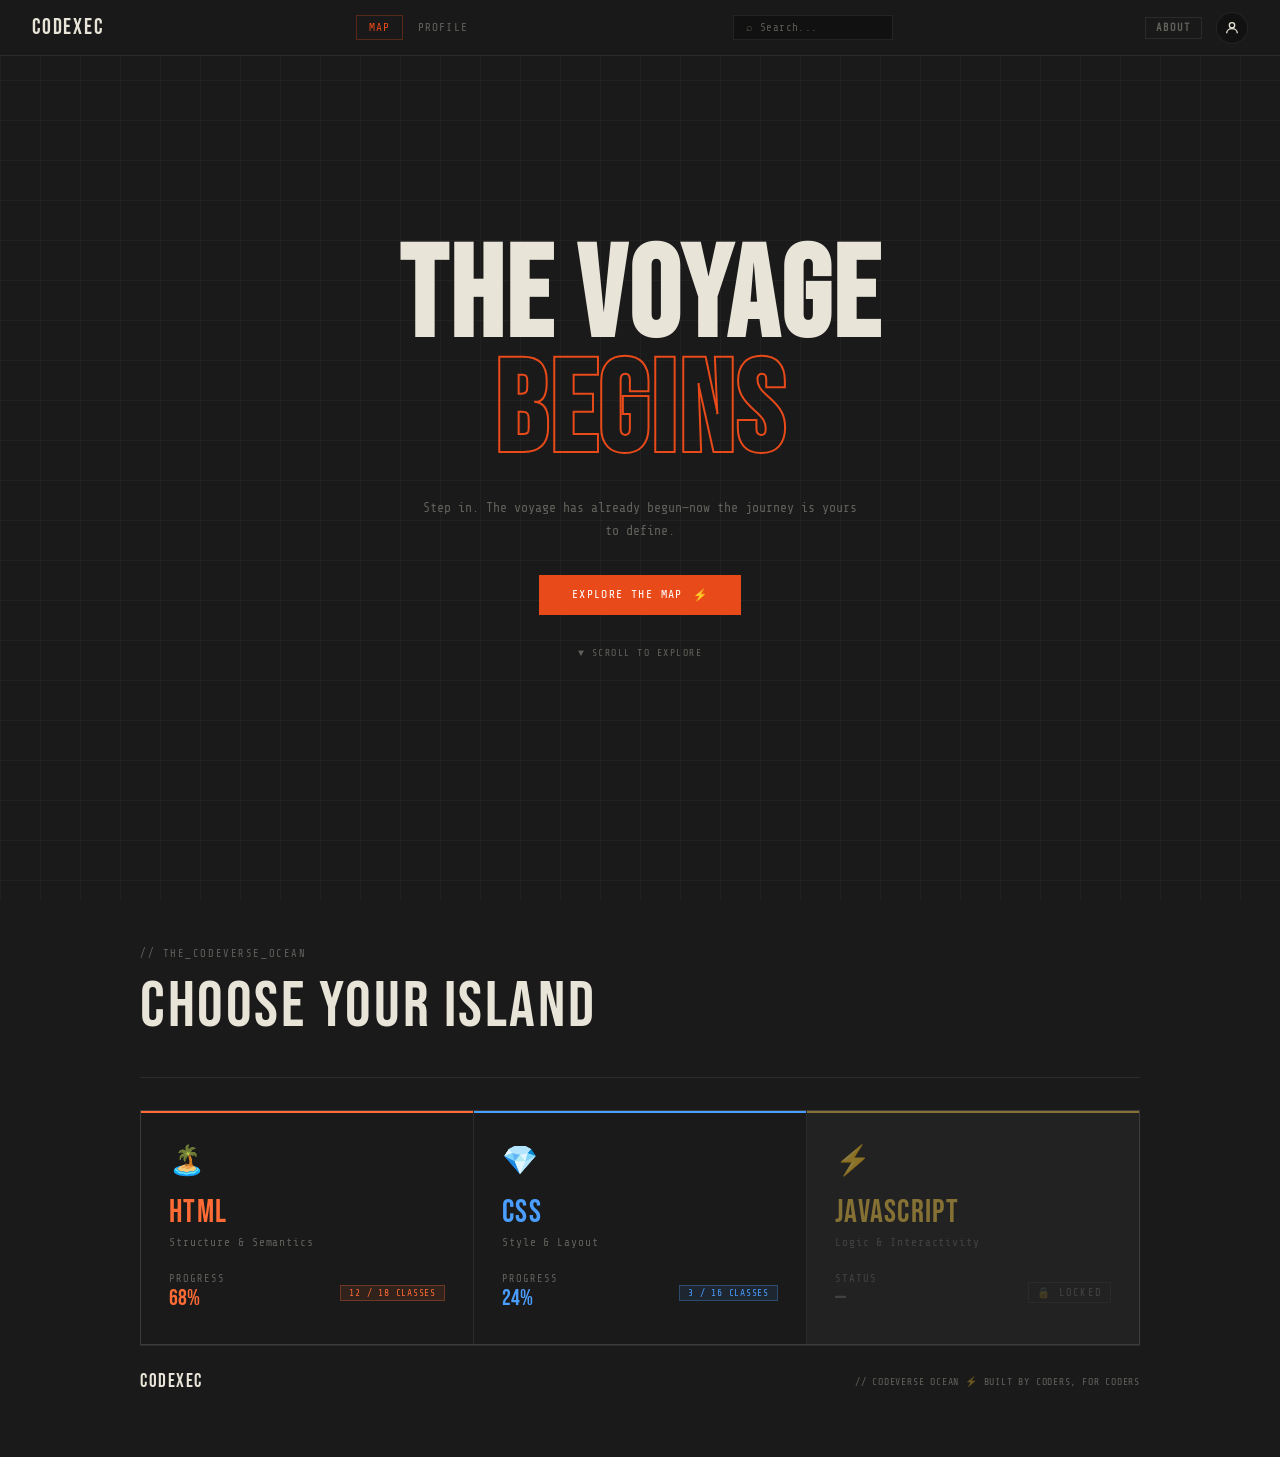
<file: map.html>
<!DOCTYPE html>
<html lang="en">
<head>
  <meta charset="UTF-8">
  <meta name="viewport" content="width=device-width, initial-scale=1.0">
  <title>CODEXEC — World Map</title>
  <link rel="stylesheet" href="style.css">
  <link rel="stylesheet" href="map.css">
</head>
<body>
  <div class="grid-bg"></div>


  <!-- whole navbar -->
  <nav class="nav">

    <!-- the logo  -->
    <a class="nav-logo" href="map.html">CODEXEC</a>

    <div class="nav-links">
      <button class="nav-link active" onclick="window.location.href='map.html'">Map</button>
      <button class="nav-link" onclick="window.location.href='profile.html'">Profile</button>
    </div>

    <div class="nav-search-wrap">
      <div class="nav-search">
        <span class="nav-search-icon">⌕</span>
        <input type="text" id="nav-search-input" placeholder="Search..." autocomplete="off"
          oninput="navSearch(this.value)" onblur="setTimeout(()=>closeSearch(),150)">
      </div>

      
      <div class="search-results" id="search-results"></div>
    </div>
    <div class="nav-right">
      <a class="nav-about" href="about.html">About</a>
      <div class="nav-avatar" onclick="location.href='settings.html'" title="Settings" id="nav-avatar-img">
        <svg width="16" height="16" viewBox="0 0 24 24" fill="none" stroke="currentColor" stroke-width="2"><circle cx="12" cy="8" r="4"/><path d="M4 20c0-4 3.6-7 8-7s8 3 8 7"/></svg>
      </div>
    </div>
  </nav>

  <!-- HERO -->
  <section class="hero-landing" id="hero-landing">
    <div class="hero-content fade-up">
      <h1 class="hero-title">The Voyage <br><span class="red">BEGINS</span></h1>
      <p class="hero-sub">Step in. The voyage has already begun—now the journey is yours to define.</p>
      <button class="hero-btn" id="heroGetStarted">
        <span>EXPLORE THE MAP</span>
        <span>⚡</span>
      </button>
      <div class="hero-scroll">▼ SCROLL TO EXPLORE</div>
    </div>
  </section>

  <!-- MAP SECTION -->
  <section id="map-section">
    <div class="map-wrap">
      <div class="map-header">
        <div class="map-header-eyebrow">// THE_CODEVERSE_OCEAN</div>
        <div class="map-header-title">CHOOSE YOUR ISLAND</div>
      </div>

      <div class="islands-grid">
        <!-- HTML Island -->
        <div class="island-card" style="--card-color: var(--html-primary)" onclick="location.href='html-island.html'">
          <span class="island-icon">🏝️</span>
          <div class="island-name" style="color: var(--html-primary)">HTML</div>
          <div class="island-sub">Structure &amp; Semantics</div>
          <div class="island-meta">
            <div>
              <div class="island-progress-label">PROGRESS</div>
              <div class="island-progress-pct" style="color: var(--html-primary)">68%</div>
            </div>
            <span class="badge badge-html">12 / 18 Classes</span>
          </div>
        </div>

        <!-- CSS Island -->
        <div class="island-card" style="--card-color: var(--css-primary)" onclick="location.href='css-island.html'">
          <span class="island-icon">💎</span>
          <div class="island-name" style="color: var(--css-primary)">CSS</div>
          <div class="island-sub">Style &amp; Layout</div>
          <div class="island-meta">
            <div>
              <div class="island-progress-label">PROGRESS</div>
              <div class="island-progress-pct" style="color: var(--css-primary)">24%</div>
            </div>
            <span class="badge badge-css">3 / 16 Classes</span>
          </div>
        </div>

        <!-- JS Island (locked) -->
        <div class="island-card locked" style="--card-color: var(--js-primary)">
          <span class="island-icon">⚡</span>
          <div class="island-name" style="color: var(--js-primary)">JAVASCRIPT</div>
          <div class="island-sub">Logic &amp; Interactivity</div>
          <div class="island-meta">
            <div>
              <div class="island-progress-label">STATUS</div>
              <div class="island-progress-pct" style="color: var(--ink-muted)">—</div>
            </div>
            <span class="island-locked-label">🔒 LOCKED</span>
          </div>
        </div>
      </div>

      <footer>
        <div class="f-logo">CODEXEC</div>
        <div class="f-note">// CODEVERSE OCEAN ⚡ BUILT BY CODERS, FOR CODERS</div>
      </footer>
    </div>
  </section>

  <script>
    document.getElementById('heroGetStarted').addEventListener('click', function() {
      document.getElementById('map-section').scrollIntoView({ behavior: 'smooth' });
    });

    // Load saved avatar
    const saved = localStorage.getItem('cx_avatar');
    if (saved) {
      const el = document.getElementById('nav-avatar-img');
      el.innerHTML = `<img src="${saved}" alt="avatar">`;
    }


  // the search bar function
  const NAV_PAGES = [
    { label:"World Map", tag:"PAGE", href:"map.html" },
    { label:"HTML Island", tag:"ISLAND", href:"html-island.html" },
    { label:"CSS Island", tag:"ISLAND", href:"css-island.html" },
    { label:"JS Island", tag:"ISLAND", href:"js-island.html" },
    { label:"Current Lesson", tag:"PAGE", href:"lesson.html" },
    { label:"Profile", tag:"PAGE", href:"profile.html" },
    { label:"Settings", tag:"PAGE", href:"settings.html" },
    { label:"About Us", tag:"PAGE", href:"about.html" },
  ];
function navSearch(q) {
  const box = document.getElementById("search-results");
  if(!q.trim()){ 
    box.classList.remove("open"); 
    return; 
  }

  const matches = NAV_PAGES.filter(p => 
  p.label.toLowerCase().includes(q.toLowerCase())
);

if (matches.length) {
  box.innerHTML = matches.map(p => 
    `<div class="search-result-item" onclick="location.href='${p.href}'">
      <span class="search-result-label">${p.label}</span>
      <span class="search-result-tag">${p.tag}</span>
    </div>`
  ).join("");
  }
  else {
  box.innerHTML = '<div class="search-empty">No results found</div>';

}

box.classList.add("open");
}


function closeSearch() {
  document.getElementById("search-results").classList.remove("open");
}

</script>
</body>
</html>
</file>
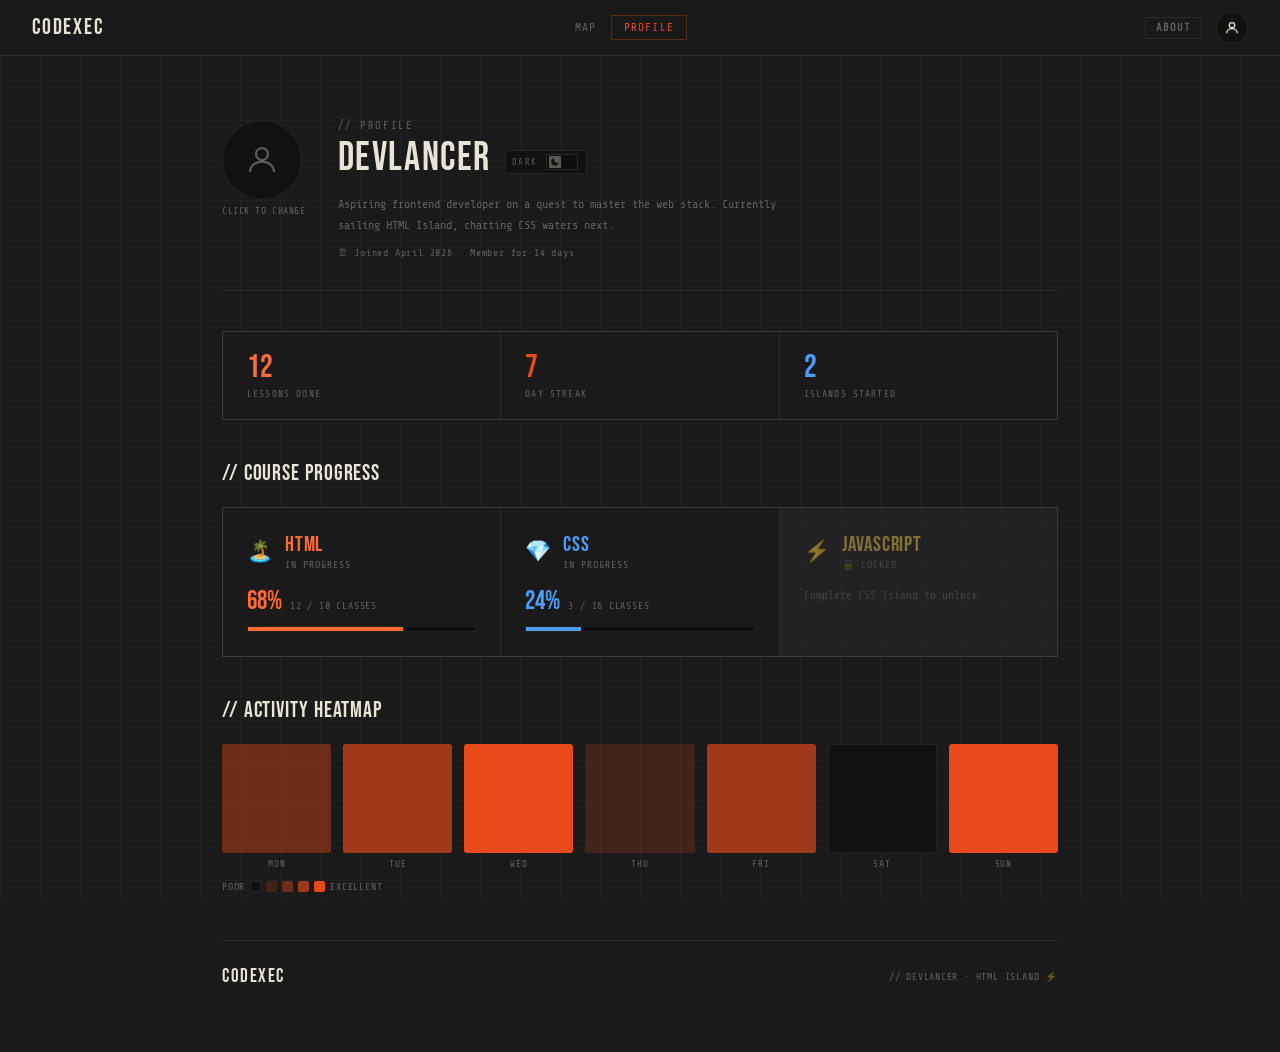
<file: profile.html>
<!DOCTYPE html>
<html lang="en">
<head>
  <meta charset="UTF-8">
  <meta name="viewport" content="width=device-width, initial-scale=1.0">
  <title>CODEXEC — Profile</title>
  <link rel="stylesheet" href="profile.css">
</head>
<body>
<div class="grid-bg"></div>

<nav class="nav">
  <a class="nav-logo" href="index.html">CODEXEC</a>
  <div class="nav-links">
    <button class="nav-link" onclick="location.href='index.html'">Map</button>
    <button class="nav-link active">Profile</button>
  </div>
  <div class="nav-right">
    <a class="nav-about" href="about.html">About</a>
    <div class="nav-avatar" onclick="location.href='settings.html'" title="Settings" id="nav-avatar-img">
      <svg width="16" height="16" viewBox="0 0 24 24" fill="none" stroke="currentColor" stroke-width="2"><circle cx="12" cy="8" r="4"/><path d="M4 20c0-4 3.6-7 8-7s8 3 8 7"/></svg>
    </div>
  </div>
</nav>

<div class="profile-page">

  <!-- HEADER -->
  <div class="profile-header">
    <div class="profile-avatar-wrap">
      <div class="profile-avatar" onclick="document.getElementById('avatar-input').click()">
        <svg id="avatar-default" width="36" height="36" viewBox="0 0 24 24" fill="none" stroke="currentColor" stroke-width="1.5"><circle cx="12" cy="8" r="4"/><path d="M4 20c0-4 3.6-7 8-7s8 3 8 7"/></svg>
        <img id="avatar-img" style="display:none;" alt="Profile">
        <div class="avatar-overlay">CHANGE</div>
      </div>
      <input type="file" id="avatar-input" accept="image/*" onchange="handleAvatarUpload(event)">
      <div class="avatar-hint">CLICK TO CHANGE</div>
    </div>
    <div class="profile-info">
      <div class="profile-eyebrow">// PROFILE</div>
      <div style="display:flex;align-items:center;gap:0.9rem;margin-bottom:0.5rem;flex-wrap:wrap;">
        <div class="profile-name" id="profile-name-display">devlancer</div>
        <!-- DARK / LIGHT MODE TOGGLE -->
        <div class="theme-toggle-wrap" title="Toggle light / dark mode">
          <span class="theme-toggle-label" id="theme-label">DARK</span>
          <button class="theme-toggle" id="theme-toggle" onclick="toggleTheme()" aria-label="Toggle theme">
            <span class="theme-toggle-knob">
              <svg id="icon-moon" width="10" height="10" viewBox="0 0 24 24" fill="currentColor"><path d="M21 12.79A9 9 0 1111.21 3a7 7 0 009.79 9.79z"/></svg>
              <svg id="icon-sun" width="10" height="10" viewBox="0 0 24 24" fill="currentColor" style="display:none;"><circle cx="12" cy="12" r="5"/><line x1="12" y1="1" x2="12" y2="3" stroke="currentColor" stroke-width="2"/><line x1="12" y1="21" x2="12" y2="23" stroke="currentColor" stroke-width="2"/><line x1="4.22" y1="4.22" x2="5.64" y2="5.64" stroke="currentColor" stroke-width="2"/><line x1="18.36" y1="18.36" x2="19.78" y2="19.78" stroke="currentColor" stroke-width="2"/><line x1="1" y1="12" x2="3" y2="12" stroke="currentColor" stroke-width="2"/><line x1="21" y1="12" x2="23" y2="12" stroke="currentColor" stroke-width="2"/><line x1="4.22" y1="19.78" x2="5.64" y2="18.36" stroke="currentColor" stroke-width="2"/><line x1="18.36" y1="5.64" x2="19.78" y2="4.22" stroke="currentColor" stroke-width="2"/></svg>
            </span>
          </button>
        </div>
      </div>
      <div class="profile-bio" id="profileBio">Aspiring frontend developer on a quest to master the web stack. Currently sailing HTML Island, charting CSS waters next.</div>
      <div class="profile-joined">🗓 Joined April 2026 · Member for 14 days</div>
    </div>
  </div>

  <!-- STATS -->
  <div class="profile-stats">
    <div class="profile-stat">
      <div class="profile-stat-num" style="color:var(--html-primary)">12</div>
      <div class="profile-stat-label">LESSONS DONE</div>
    </div>
    <div class="profile-stat">
      <div class="profile-stat-num" style="color:var(--accent)">7</div>
      <div class="profile-stat-label">DAY STREAK</div>
    </div>
    <div class="profile-stat">
      <div class="profile-stat-num" style="color:var(--css-primary)">2</div>
      <div class="profile-stat-label">ISLANDS STARTED</div>
    </div>
  </div>

  <!-- COURSE PROGRESS -->
  <div class="section-title">// COURSE PROGRESS</div>
  <div class="courses-grid">
    <div class="course-card" onclick="location.href='html-island.html'">
      <div class="course-header">
        <span class="course-icon">🏝️</span>
        <div>
          <div class="course-name" style="color:var(--html-primary)">HTML</div>
          <div class="course-status">IN PROGRESS</div>
        </div>
      </div>
      <div class="course-progress-row">
        <div class="course-pct" style="color:var(--html-primary)">68%</div>
        <div class="course-detail">12 / 18 CLASSES</div>
      </div>
      <div class="xp-html">
        <div class="xp-bar-wrap"><div class="xp-bar-fill" style="width:68%"></div></div>
      </div>
    </div>
    <div class="course-card" onclick="location.href='css-island.html'">
      <div class="course-header">
        <span class="course-icon">💎</span>
        <div>
          <div class="course-name" style="color:var(--css-primary)">CSS</div>
          <div class="course-status">IN PROGRESS</div>
        </div>
      </div>
      <div class="course-progress-row">
        <div class="course-pct" style="color:var(--css-primary)">24%</div>
        <div class="course-detail">3 / 16 CLASSES</div>
      </div>
      <div class="xp-css">
        <div class="xp-bar-wrap"><div class="xp-bar-fill" style="width:24%"></div></div>
      </div>
    </div>
    <div class="course-card locked">
      <div class="course-header">
        <span class="course-icon">⚡</span>
        <div>
          <div class="course-name" style="color:var(--js-primary)">JAVASCRIPT</div>
          <div class="course-status">🔒 LOCKED</div>
        </div>
      </div>
      <div style="font-size:0.7rem; color:var(--ink-muted); line-height:1.7; margin-top:0.5rem;">
        Complete CSS Island to unlock.
      </div>
    </div>
  </div>

  <!-- ACTIVITY HEATMAP -->
  <div class="heatmap-section">
    <div class="section-title">// ACTIVITY HEATMAP</div>
    <div id="heatmap-week" style="display:flex;gap:12px;align-items:flex-end;margin-bottom:0.75rem;flex-wrap:nowrap;"></div>
    <div class="heatmap-legend">
      <span>POOR</span>
      <div class="legend-cell hmap-0"></div>
      <div class="legend-cell hmap-1"></div>
      <div class="legend-cell hmap-2"></div>
      <div class="legend-cell hmap-3"></div>
      <div class="legend-cell hmap-4"></div>
      <span>EXCELLENT</span>
    </div>
    <div id="hmap-tooltip" style="position:fixed;display:none;background:var(--bg-dark);border:1px solid var(--border);padding:0.5rem 0.8rem;font-size:0.65rem;letter-spacing:0.08em;color:var(--ink);pointer-events:none;z-index:999;line-height:1.6;"></div>
  </div>

  <footer>
    <div class="f-logo">CODEXEC</div>
    <div class="f-note">// DEVLANCER · HTML ISLAND ⚡</div>
  </footer>
</div>

<script src="profile.js"></script>
</body>
</html>
</file>
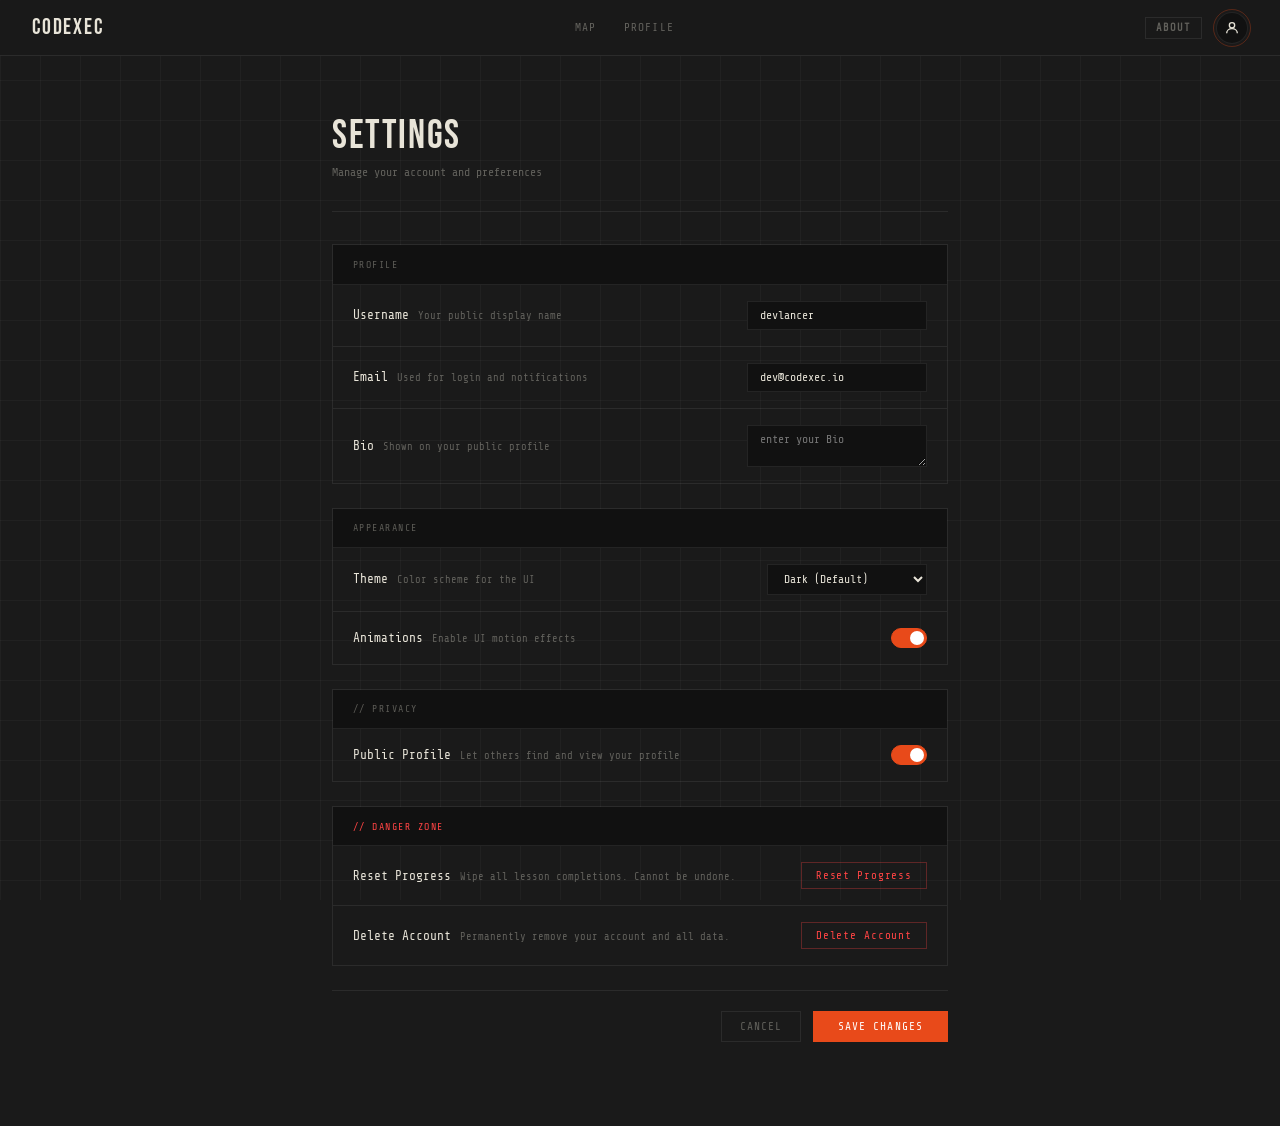
<file: settings.html>
<!doctype html>
<html lang="en">
  <head>
    <meta charset="UTF-8" />
    <meta name="viewport" content="width=device-width, initial-scale=1.0" />
    <title>CODEXEC — Settings</title>
    <link rel="stylesheet" href="style.css" />
    <link rel="stylesheet" href="settings.css" />
    <style></style>
  </head>
  <body>
    <div class="grid-bg"></div>

    <nav class="nav">
      <a class="nav-logo" href="index.html">CODEXEC</a>
      <div class="nav-links">
        <button class="nav-link" onclick="location.href = 'index.html'">
          Map
        </button>
        <button class="nav-link" onclick="location.href = 'profile.html'">
          Profile
        </button>
      </div>
      <div class="nav-right">
        <a class="nav-about" href="about.html">About</a>
        <div
          class="nav-avatar"
          onclick="location.href = 'settings.html'"
          title="Settings"
          id="nav-avatar-img"
          style="outline: 1px solid var(--accent-dim); outline-offset: 2px"
        >
          <svg
            width="16"
            height="16"
            viewBox="0 0 24 24"
            fill="none"
            stroke="currentColor"
            stroke-width="2"
          >
            <circle cx="12" cy="8" r="4" />
            <path d="M4 20c0-4 3.6-7 8-7s8 3 8 7" />
          </svg>
        </div>
      </div>
    </nav>
    <div class="settings-page">
      <div class="settings-header">
        <div class="settings-title">SETTINGS</div>
        <div class="settings-sub">Manage your account and preferences</div>
      </div>

      <form onsubmit="return false;">
        <!-- PROFILE -->
        <div class="settings-section">
          <div class="settings-section-header">PROFILE</div>
          <div class="settings-row">
            <label class="settings-row-left" for="input-username">
              <span class="settings-row-label">Username</span>
              <span class="settings-row-desc">Your public display name</span>
            </label>
            <input
              class="settings-input"
              type="text"
              id="input-username"
              value="devlancer"
              onclick="markDirty()"
            />
          </div>
          <div class="settings-row">
            <label class="settings-row-left" for="input-email">
              <span class="settings-row-label">Email</span>
              <span class="settings-row-desc"
                >Used for login and notifications</span
              >
            </label>
            <input
              class="settings-input"
              type="email"
              id="input-email"
              value="dev@codexec.io"
              onclick="markDirty()"
            />
          </div>
          <div class="settings-row">
            <label class="settings-row-left" for="input-bio">
              <span class="settings-row-label">Bio</span>
              <span class="settings-row-desc"
                >Shown on your public profile</span
              >
            </label>
            <textarea
              class="settings-input"
              type="text"
              id="input-bio"
              placeholder="enter your Bio"
              onclick="markDirty()"
            ></textarea>
          </div>
        </div>

        <!-- APPEARANCE -->
        <div class="settings-section">
          <div class="settings-section-header">APPEARANCE</div>
          <div class="settings-row">
            <label class="settings-row-left" for="select-theme">
              <span class="settings-row-label">Theme</span>
              <span class="settings-row-desc">Color scheme for the UI</span>
            </label>
            <select
              class="settings-select"
              id="select-theme"
              onclick="markDirty()"
            >
              <option selected>Dark (Default)</option>
              <option>OLED Black</option>
            </select>
          </div>
          <div class="settings-row">
            <label class="settings-row-left" for="toggle-animations">
              <span class="settings-row-label">Animations</span>
              <span class="settings-row-desc">Enable UI motion effects</span>
            </label>
            <label class="toggle-wrap">
              <input
                type="checkbox"
                id="toggle-animations"
                checked
                onclick="markDirty()"
              />
              <div class="toggle-track"><div class="toggle-thumb"></div></div>
            </label>
          </div>
        </div>

        <!-- PRIVACY -->
        <div class="settings-section">
          <div class="settings-section-header">// PRIVACY</div>
          <div class="settings-row">
            <label class="settings-row-left" for="toggle-public">
              <span class="settings-row-label">Public Profile</span>
              <span class="settings-row-desc"
                >Let others find and view your profile</span
              >
            </label>
            <label class="toggle-wrap">
              <input
                type="checkbox"
                id="toggle-public"
                checked
                onclick="markDirty()"
              />
              <div class="toggle-track"><div class="toggle-thumb"></div></div>
            </label>
          </div>
        </div>

        <!-- DANGER ZONE -->
        <div class="settings-section danger">
          <div class="settings-section-header">// DANGER ZONE</div>
          <div class="settings-row">
            <label class="settings-row-left">
              <span class="settings-row-label">Reset Progress</span>
              <span class="settings-row-desc"
                >Wipe all lesson completions. Cannot be undone.</span
              >
            </label>
            <button class="danger-btn" onclick="confirmReset()">
              Reset Progress
            </button>
          </div>
          <div class="settings-row">
            <label class="settings-row-left">
              <span class="settings-row-label">Delete Account</span>
              <span class="settings-row-desc"
                >Permanently remove your account and all data.</span
              >
            </label>
            <button class="danger-btn" onclick="confirmDelete()">
              Delete Account
            </button>
          </div>
        </div>

        <div class="settings-save-bar">
          <button class="btn btn-ghost" onclick="location.href = 'index.html'">
            Cancel
          </button>
          <button class="btn-save" onclick="saveSettings()">
            Save Changes
          </button>
        </div>
      </form>
    </div>

    <div class="save-toast" id="toast">✓ Settings saved</div>

    <script>
      //username
      const savedName = localStorage.getItem("cx_username");
      if (savedName) {
        var show = (document.getElementById("input-username").value =
          savedName);
      }
      //BIo
      const savedBio = localStorage.getItem("cx_Bio");
      if (savedBio) {
        var show = (document.getElementById("input-bio").innerText = savedBio);
      }
      var dirty = false;
      function markDirty() {
        dirty = true;
      }
      function saveSettings() {
        // saving username
        var username = document.getElementById("input-username").value;
        if (username.trim()) {
          localStorage.setItem("cx_username", username.trim());
        }
        //saving Bio
        var Bio = document.getElementById("input-bio").value;
        if (Bio.trim()) {
          localStorage.setItem("cx_Bio", Bio.trim());

          var toast = document.getElementById("toast");
          toast.classList.add("show");
          dirty = false;
          setTimeout(() => toast.classList.remove("show"), 2400);
        }

        function confirmReset() {
          if (confirm("Reset all progress? This cannot be undone.")) {
            alert("Progress reset.");
          }
        }
      }

      function confirmDelete() {
        if (
          confirm("Delete your account permanently? This cannot be undone.")
        ) {
          location.href = "login.html";
        }
      }
      //changes the icon in setting.html ,from localstorage
      var saved = localStorage.getItem("cx_avatar");
      if (saved) {
        var el = document.getElementById("nav-avatar-img");
        el.innerHTML = '<img src="' + saved + '" alt="avatar">';
      }
    </script>
  </body>
</html>
</file>
<file: style.css>
@import url('https://fonts.googleapis.com/css2?family=Bebas+Neue&family=Share+Tech+Mono&family=Barlow+Condensed:wght@400;600;700&display=swap');

:root {
  --bg:          #1a1a1a;
  --bg-dark:     #111;
  --bg-card:     #1e1e1e;
  --bg-void:     #0d0d0d;
  --ink:         #e8e4d8;
  --ink-soft:    rgba(232,228,216,0.65);
  --ink-muted:   rgba(232,228,216,0.35);
  --ink-faint:   rgba(232,228,216,0.12);
  --border:      rgba(255,255,255,0.08);
  --border-med:  rgba(255,255,255,0.12);

  --accent:      #e84a1a;
  --accent-dim:  rgba(232,74,26,0.3);
  --accent-faint:rgba(232,74,26,0.1);

  --html-primary: #FF6B35;
  --css-primary:  #4A9EFF;
  --js-primary:   #F5C842;

  --font-display: 'Bebas Neue', sans-serif;
  --font-mono:    'Share Tech Mono', monospace;
  --font-body:    'Barlow Condensed', sans-serif;
}

*, *::before, *::after { 
  box-sizing: border-box;
  margin: 0;
  padding: 0; 
}

html { scroll-behavior: smooth; }

body {
  font-family: var(--font-mono);
  background: var(--bg);
  color: var(--ink);
  min-height: 100vh;
  overflow-x: hidden;
}

/* GRID BACKGROUND */
.grid-bg {
  position: fixed; inset: 0;
  background-image:
    linear-gradient(rgba(255,255,255,0.03) 1px, transparent 1px),
    linear-gradient(90deg, rgba(255,255,255,0.03) 1px, transparent 1px);
  background-size: 40px 40px;
  pointer-events: none; z-index: 0;
}

/* NAV */
.nav {
  position: fixed; top: 0; left: 0; right: 0; z-index: 100;
  display: flex; align-items: center; justify-content: space-between;
  padding: 0 32px; height: 56px;
  background: rgba(26,26,26,0.95);
  border-bottom: 1px solid var(--border);
  backdrop-filter: blur(8px);
}

.nav-logo {
  font-family: var(--font-display);
  font-size: 1.4rem; letter-spacing: 0.08em; color: var(--ink);
  text-decoration: none;
}

.nav-links { display: flex; gap: 2px; align-items: center; }
.nav-link {
  padding: 5px 12px;
  font-family: var(--font-mono); font-size: 0.7rem;
  color: var(--ink-muted); text-decoration: none;
  background: none; border: 1px solid transparent;
  cursor: pointer; transition: all .15s;
  text-transform: uppercase; letter-spacing: 0.1em;
}

.nav-link:hover { color: var(--ink); border-color: var(--border-med); }
.nav-link.active { color: var(--accent); border-color: var(--accent-dim); }
.nav-right { display: flex; align-items: center; gap: 14px; }
.nav-about {
  font-family: var(--font-mono); font-size: 0.65rem; font-weight: 700;
  color: var(--ink-muted); border: 1px solid var(--border);
  padding: 4px 10px; text-decoration: none;
  text-transform: uppercase; letter-spacing: 0.1em;
  transition: all .15s;
}
.nav-about:hover { color: var(--ink); border-color: var(--border-med); }
.nav-avatar {
  width: 32px; height: 32px;
  background: var(--bg-dark); color: var(--ink);
  display: flex; align-items: center; justify-content: center;
  font-size: 14px; cursor: pointer;
  border: 1px solid var(--border); transition: all .15s;
  border-radius: 50%; overflow: hidden;
}
.nav-avatar img { width: 100%; height: 100%; object-fit: cover; }
.nav-avatar:hover { border-color: var(--accent-dim); }

/* SEARCH BAR */
.nav-search {
  display: flex; align-items: center; gap: 7px;
  padding: 5px 12px;
  background: var(--bg-dark);
  border: 1px solid var(--border);
  transition: border-color .2s, width .25s;
  width: 160px;
}
.nav-search:focus-within { border-color: var(--accent-dim); width: 220px; }
.nav-search-icon { color: var(--ink-muted); flex-shrink: 0; font-size: 0.7rem; }
.nav-search input {
  background: transparent; border: none; outline: none;
  color: var(--ink); font-family: var(--font-mono);
  font-size: 0.68rem; width: 100%;
  letter-spacing: 0.04em;
}
.nav-search input::placeholder { color: var(--ink-muted); }

/* SEARCH DROPDOWN */
.nav-search-wrap { position: relative; }
.search-results {
  position: absolute; top: calc(100% + 8px); left: 0; right: 0;
  background: var(--bg-dark); border: 1px solid var(--border-med);
  z-index: 200; display: none; overflow: hidden;
}
.search-results.open { display: block; }
.search-result-item {
  display: flex; align-items: center; gap: 10px;
  padding: 9px 12px; cursor: pointer;
  font-size: 0.7rem; color: var(--ink-soft);
  border-bottom: 1px solid var(--border);
  transition: background .12s;
}
.search-result-item:last-child { border-bottom: none; }
.search-result-item:hover { background: rgba(255,255,255,0.04); color: var(--ink); }
.search-result-icon { font-size: 0.9rem; flex-shrink: 0; }
.search-result-label { flex: 1; }
.search-result-tag { font-size: 0.58rem; letter-spacing: 0.1em; color: var(--accent); }
.search-empty { padding: 10px 12px; font-size: 0.68rem; color: var(--ink-muted); }

/* PAGE WRAPPER */
.page-wrap {
  position: relative; z-index: 1;
  max-width: 1100px; margin: 0 auto;
  padding: 80px 2rem 4rem;
}

/* SECTION LABEL */
.section-label {
  font-size: 0.68rem; letter-spacing: 0.15em;
  color: var(--ink-muted); margin-bottom: 1.5rem;
}

/* CARDS */
.card {
  background: var(--bg-card);
  border: 1px solid var(--border);
  padding: 1.5rem;
  transition: border-color .2s;
}
.card:hover { border-color: var(--border-med); }

/* BADGE */
.badge {
  display: inline-flex; align-items: center; gap: 4px;
  padding: 2px 8px;
  font-family: var(--font-mono); font-size: 0.6rem;
  text-transform: uppercase; letter-spacing: 0.08em;
  border: 1px solid;
}
.badge-html { background: rgba(255,107,53,.1); color: var(--html-primary); border-color: rgba(255,107,53,.3); }
.badge-css  { background: rgba(74,158,255,.1); color: var(--css-primary);  border-color: rgba(74,158,255,.3); }
.badge-js   { background: rgba(245,200,66,.1); color: var(--js-primary);   border-color: rgba(245,200,66,.3); }
.badge-accent { background: var(--accent-faint); color: var(--accent); border-color: var(--accent-dim); }



/* BUTTONS */
.btn {
  display: inline-flex; align-items: center; gap: 8px;
  padding: 8px 18px;
  font-family: var(--font-mono); font-size: 0.7rem;
  cursor: pointer; border: 1px solid var(--border);
  text-decoration: none; text-transform: uppercase; letter-spacing: 0.08em;
  transition: all .12s; background: transparent; color: var(--ink-soft);
}
.btn:hover { color: var(--ink); border-color: var(--border-med); }
.btn-accent { background: var(--accent); color: #fff; border-color: var(--accent); }
.btn-accent:hover { background: #d43a0e; border-color: #d43a0e; }
.btn-ghost { background: transparent; color: var(--ink-muted); border-color: var(--border); }
.btn-ghost:hover { color: var(--ink); border-color: var(--border-med); }

/* DIVIDER */
.divider { border: none; border-top: 1px solid var(--border); margin: 2rem 0; }

/* FOOTER */
footer {
  border-top: 1px solid var(--border);
  padding: 1.5rem 0 0;
  display: flex; align-items: center; justify-content: space-between;
  margin-top: 3rem;
}
.f-logo { font-family: var(--font-display); font-size: 1.2rem; color: var(--ink); letter-spacing: 0.08em; }
.f-note { font-size: 0.62rem; color: var(--ink-muted); letter-spacing: 0.08em; }

/* SCROLLBAR */
::-webkit-scrollbar { width: 6px; }
::-webkit-scrollbar-track { background: var(--bg-dark); }
::-webkit-scrollbar-thumb { background: rgba(255,255,255,0.1); }

/* ANIMATIONS */
@keyframes fadeUp { from{opacity:0;transform:translateY(12px)} to{opacity:1;transform:translateY(0)} }
.fade-up { animation: fadeUp .4s ease forwards; }
</file>
<file: index.css>
body { background: var(--bg); }

    /* HERO */
    .hero-landing {
      min-height: 100vh;
      display: flex; align-items: center; justify-content: center;
      position: relative; z-index: 1;
      text-align: center; padding: 2rem;
    }
    .hero-content { max-width: 600px; }
    .hero-eyebrow {
      font-size: 0.68rem; letter-spacing: 0.2em; color: var(--ink-muted);
      margin-bottom: 1.5rem;
    }
    .hero-title {
      font-family: var(--font-display);
      font-size: clamp(4.5rem, 12vw, 8rem);
      line-height: 0.9; letter-spacing: 0.02em; color: var(--ink);
      margin-bottom: 1.5rem;
    }
    .hero-title .red { -webkit-text-stroke: 2px var(--accent); color: transparent; }
    .hero-sub {
      font-size: 0.82rem; color: var(--ink-muted); line-height: 1.8;
      max-width: 440px; margin: 0 auto 2rem;
    }
    .hero-btn {
      display: inline-flex; align-items: center; gap: 10px;
      padding: 12px 32px;
      font-family: var(--font-mono); font-size: 0.72rem; letter-spacing: 0.12em;
      text-transform: uppercase; cursor: pointer;
      background: var(--accent); color: #fff; border: 1px solid var(--accent);
      transition: all .2s;
    }
    .hero-btn:hover { background: #d43a0e; transform: translateY(-2px); }
    .hero-scroll { font-size: 0.62rem; color: var(--ink-muted); margin-top: 2rem; letter-spacing: 0.15em; }

    /* MAP SECTION */
    #map-section {
      position: relative; z-index: 1;
      padding: 0 2rem 4rem;
    }
    .map-wrap { max-width: 1000px; margin: 0 auto; }

    .map-header {
      padding: 3rem 0 2rem;
      border-bottom: 1px solid var(--border);
      margin-bottom: 2rem;
    }
    .map-header-eyebrow { font-size: 0.65rem; letter-spacing: 0.15em; color: var(--ink-muted); margin-bottom: 0.5rem; }
    .map-header-title {
      font-family: var(--font-display); font-size: clamp(2.5rem, 6vw, 4rem);
      letter-spacing: 0.04em; color: var(--ink);
    }

    /* ISLAND CARDS GRID */
    .islands-grid {
      display: grid;
      grid-template-columns: repeat(auto-fit, minmax(280px, 1fr));
      gap: 1px;
      background: var(--border);
      border: 1px solid var(--border);
    }

    .island-card {
      background: var(--bg);
      padding: 2rem 1.75rem;
      cursor: pointer;
      transition: background .2s;
      position: relative;
      overflow: hidden;
    }
    .island-card:hover { background: var(--bg-card); }
    .island-card.locked { opacity: 0.45; cursor: not-allowed; pointer-events: none; }
    .island-card::before {
      content: '';
      position: absolute; top: 0; left: 0; right: 0;
      height: 2px; background: var(--card-color, var(--accent));
    }

    .island-icon { font-size: 1.8rem; margin-bottom: 1rem; display: block; }
    .island-name {
      font-family: var(--font-display); font-size: 2rem;
      letter-spacing: 0.04em; margin-bottom: 0.25rem;
    }
    .island-sub {
      font-size: 0.7rem; color: var(--ink-muted);
      letter-spacing: 0.08em; margin-bottom: 1.5rem;
    }
    .island-meta {
      display: flex; align-items: center; justify-content: space-between;
    }
    .island-progress-label { font-size: 0.65rem; color: var(--ink-muted); letter-spacing: 0.1em; }
    .island-progress-pct { font-family: var(--font-display); font-size: 1.4rem; }
    .island-locked-label {
      font-size: 0.65rem; letter-spacing: 0.12em;
      color: var(--ink-muted); padding: 3px 8px;
      border: 1px solid var(--border);
    }

    footer { max-width: 1000px; margin: 0 auto; }
</file>
<file: island-shared.css>
/* Island page shared styles */
.island-hero {
  padding: 4rem 0 3rem;
  border-bottom: 1px solid var(--border);
  margin-bottom: 3rem;
}


.island-hero-inner {
  max-width: 1000px; margin: 0 auto; padding: 0 2rem;
}
.island-eyebrow { font-size: 0.65rem; letter-spacing: 0.15em; color: var(--ink-muted); margin-bottom: 0.75rem; }
.island-hero-title {
  font-family: var(--font-display);
  font-size: clamp(3rem, 8vw, 5.5rem);
  line-height: 0.95; letter-spacing: 0.02em;
  margin-bottom: 0.75rem;
}
.island-hero-sub { font-size: 0.78rem; color: var(--ink-muted); max-width: 480px; line-height: 1.8; margin-bottom: 1.5rem; }

.island-hero-stats {
  display: flex; gap: 2rem; margin-top: 1.5rem;
  padding-top: 1.5rem; border-top: 1px solid var(--border);
}
.island-stat-item {}
.island-stat-num { font-family: var(--font-display); font-size: 2rem; line-height: 1; margin-bottom: 0.2rem; }
.island-stat-label { font-size: 0.62rem; letter-spacing: 0.12em; color: var(--ink-muted); }

/* CLASSES SECTION */
.island-content { max-width: 1000px; margin: 0 auto; padding: 0 2rem 4rem; }
.island-section-header {
  display: flex; align-items: center; justify-content: space-between;
  margin-bottom: 1.5rem;
}
.island-section-title {
  font-family: var(--font-display); font-size: 1.6rem;
  letter-spacing: 0.04em; color: var(--ink);
}

/* CLASSES GRID */
.classes-grid {
  display: grid; gap: 1px;
  background: var(--border);
  border: 1px solid var(--border);
}
.class-card {
  background: var(--bg);
  padding: 1.4rem 1.5rem;
  display: flex; align-items: center; gap: 1.25rem;
  cursor: pointer; transition: background .15s;
  text-decoration: none; color: inherit;
  position: relative;
}
.class-card:hover { background: var(--bg-card); }
.class-card.done { opacity: 0.6; }
.class-card.done:hover { opacity: 0.8; }
.class-card.current { background: var(--bg-card); }
.class-card.current::after {
  content: 'CURRENT';
  position: absolute; right: 1.5rem; top: 50%; transform: translateY(-50%);
  font-size: 0.58rem; letter-spacing: 0.15em;
  color: var(--accent); border: 1px solid var(--accent-dim); padding: 2px 6px;
}

.class-num {
  font-family: var(--font-display); font-size: 1.8rem;
  color: var(--ink-muted); min-width: 48px; line-height: 1;
}
.class-info { flex: 1; }
.class-title { font-size: 0.9rem; font-weight: 600; margin-bottom: 0.2rem; letter-spacing: 0.04em; }
.class-desc { font-size: 0.68rem; color: var(--ink-muted); line-height: 1.6; }
.class-meta { display: flex; align-items: center; gap: 0.5rem; flex-shrink: 0; }
.class-time { font-size: 0.62rem; color: var(--ink-muted); letter-spacing: 0.08em; }
.class-status { font-size: 1rem; }
</file>
<file: login.css>
@import url('https://fonts.googleapis.com/css2?family=Bebas+Neue&family=Share+Tech+Mono&display=swap');

*, *::before, *::after { margin: 0; padding: 0; box-sizing: border-box; }

body {
    background: #1a1a1a;
    color: #e8e4d8;
    font-family: 'Share Tech Mono', monospace;
    min-height: 100vh;
    display: flex;
    align-items: center;
    justify-content: center;
}

.grid-bg {
    position: fixed; inset: 0; z-index: 0; pointer-events: none;
    background-image:
    linear-gradient(rgba(255,255,255,0.03) 1px, transparent 1px),
        linear-gradient(90deg, rgba(255,255,255,0.03) 1px, transparent 1px);
    background-size: 40px 40px;
}

.card {
    position: relative; z-index: 1;
    width: 100%; max-width: 420px;
    margin: 40px 20px;
    padding: 44px 40px 36px;
    background: rgba(0, 0, 0, 0.3);
    border: 1px solid rgba(255,255,255,0.08);
    border-top: 2px solid #e84a1a;
    animation: rise .45s ease forwards;
    opacity: 0;
}
@keyframes rise {
    from { opacity: 0; transform: translateY(16px); }
    to   { opacity: 1; transform: translateY(0); }
}

/* Header */
.logo {
    font-family: 'Bebas Neue', sans-serif;
    font-size: 2.4rem; letter-spacing: 0.12em;
    color: #e8e4d8; text-align: center;
    margin-bottom: 4px;
}
.logo span { color: #e84a1a; }
.tagline {
    text-align: center; font-size: 0.62rem;
    letter-spacing: 0.1em; color: rgba(232,228,216,0.35);
    margin-bottom: 32px;
}

/* Tabs */
.tabs { display: flex; border: 1px solid rgba(255,255,255,0.08); margin-bottom: 24px; }
.tab {
    flex: 1; padding: 9px;
    font-family: 'Share Tech Mono', monospace;
    font-size: 0.62rem; letter-spacing: 0.1em; text-transform: uppercase;
    cursor: pointer; border: none; background: none;
    color: rgba(232,228,216,0.35); transition: all .18s;
    border-right: 1px solid rgba(255,255,255,0.08);
}
.tab:last-child { border-right: none; }
.tab.active { background: #e84a1a; color: #fff; }

/* Panels */
.panel { display: none; }
.panel.active { display: block; }

/* Fields */
.field { margin-bottom: 14px; }
.field-label {
    display: flex; justify-content: space-between;
    font-size: 0.58rem; letter-spacing: 0.1em; text-transform: uppercase;
    color: rgba(232,228,216,0.35); margin-bottom: 6px;
}
.forgot { color: #e84a1a; text-decoration: none; text-transform: none; letter-spacing: 0; font-size: 0.58rem; }
.forgot:hover { text-decoration: underline; }

.field-input {
    width: 100%; background: #111;
    border: 1px solid rgba(255,255,255,0.08);
    padding: 11px 14px;
    font-family: 'Share Tech Mono', monospace;
    font-size: 0.75rem; color: #e8e4d8; outline: none;
    transition: border-color .18s, box-shadow .18s;
}
.field-input::placeholder { color: rgba(232,228,216,0.16); }
.field-input:focus {
    border-color: rgba(232,72,26,0.5);
    box-shadow: 0 0 0 3px rgba(232,72,26,0.08);
}

/* Remember */
.remember { margin-bottom: 20px; }
.check-label {
    display: flex; align-items: center; gap: 8px;
    font-size: 0.62rem; color: rgba(232,228,216,0.35);
    cursor: pointer; user-select: none;
}
.check-label input { display: none; }
.check-box {
    width: 14px; height: 14px;
    border: 1px solid rgba(255,255,255,0.12);
    background: #111; display: flex;
    align-items: center; justify-content: center; flex-shrink: 0;
}
.check-label input:checked + .check-box { background: #e84a1a; border-color: #e84a1a; }
.check-label input:checked + .check-box::after { content: '✓'; font-size: 9px; color: #fff; }

/* Submit */
.btn-submit {
    width: 100%; padding: 12px;
    font-family: 'Bebas Neue', sans-serif;
    font-size: 1.35rem; letter-spacing: 0.12em;
    cursor: pointer; border: none;
    background: #e84a1a; color: #fff;
    transition: opacity .18s, transform .18s;
    margin-bottom: 16px;
}
.btn-submit:hover { opacity: 0.88; transform: translateY(-1px); }
.btn-submit:active { transform: translateY(0); opacity: 1; }

/* Or */
.or-line {
    position: relative; text-align: center;
    margin-bottom: 14px; font-size: 0.55rem;
    color: rgba(232,228,216,0.2); letter-spacing: 0.1em;
}
.or-line::before, .or-line::after {
    content: ''; position: absolute; top: 50%;
    width: calc(50% - 14px); height: 1px;
    background: rgba(255,255,255,0.07);
}
.or-line::before { left: 0; } .or-line::after { right: 0; }

/* OAuth */
.oauth-row { display: flex; gap: 8px; }
.oauth-btn {
    flex: 1; padding: 9px;
    font-family: 'Share Tech Mono', monospace;
    font-size: 0.6rem; letter-spacing: 0.08em; text-transform: uppercase;
    color: rgba(232,228,216,0.35); cursor: pointer;
    background: #111; border: 1px solid rgba(255,255,255,0.08);
    transition: color .18s, border-color .18s;
}
.oauth-btn:hover { color: #e8e4d8; border-color: rgba(232,72,26,0.35); }

/* Strength */
.strength-wrap { display: none; align-items: center; gap: 8px; margin-top: -6px; margin-bottom: 14px; }
.strength-bar { flex: 1; height: 2px; background: rgba(255,255,255,0.07); overflow: hidden; }
.strength-fill { height: 100%; width: 0; transition: width .3s, background .3s; }
.strength-label { font-size: 0.52rem; letter-spacing: 0.1em; min-width: 40px; text-align: right; }

/* Terms */
.terms { font-size: 0.56rem; color: rgba(232,228,216,0.2); text-align: center; margin-top: 12px; line-height: 1.7; }
.terms a { color: #e84a1a; text-decoration: none; }
.terms a:hover { text-decoration: underline; }

/* Footer */
.foot {
    margin-top: 24px; padding-top: 16px;
    border-top: 1px solid rgba(255,255,255,0.06);
    text-align: center;
    font-size: 0.56rem; letter-spacing: 0.08em;
    color: rgba(232,228,216,0.2);
}

/* Toast */
.toast {
    position: fixed; bottom: 24px; left: 50%;
    transform: translateX(-50%) translateY(8px);
    background: #181818; border: 1px solid rgba(255,255,255,0.1);
    padding: 9px 18px; font-size: 0.68rem; letter-spacing: 0.05em;
    color: #e8e4d8; opacity: 0; pointer-events: none;
    transition: opacity .22s, transform .22s; z-index: 999; white-space: nowrap;
}
.toast.show { opacity: 1; transform: translateX(-50%) translateY(0); }
.toast.ok  { border-color: rgba(40,200,64,0.4); color: #28c840; }
.toast.err { border-color: rgba(232,72,26,0.4); color: #e84a1a; }
</file>
<file: map.css>
body { background: var(--bg); }

    /* HERO */
    .hero-landing {
      min-height: 100vh;
      display: flex; align-items: center; justify-content: center;
      position: relative; z-index: 1;
      text-align: center; padding: 2rem;
    }
    .hero-content { max-width: 600px; }
    .hero-eyebrow {
      font-size: 0.68rem; letter-spacing: 0.2em; color: var(--ink-muted);
      margin-bottom: 1.5rem;
    }
    .hero-title {
      font-family: var(--font-display);
      font-size: clamp(4.5rem, 12vw, 8rem);
      line-height: 0.9; letter-spacing: 0.02em; color: var(--ink);
      margin-bottom: 1.5rem;
    }
    .hero-title .red { -webkit-text-stroke: 2px var(--accent); color: transparent; }
    .hero-sub {
      font-size: 0.82rem; color: var(--ink-muted); line-height: 1.8;
      max-width: 440px; margin: 0 auto 2rem;
    }
    .hero-btn {
      display: inline-flex; align-items: center; gap: 10px;
      padding: 12px 32px;
      font-family: var(--font-mono); font-size: 0.72rem; letter-spacing: 0.12em;
      text-transform: uppercase; cursor: pointer;
      background: var(--accent); color: #fff; border: 1px solid var(--accent);
      transition: all .2s;
    }
    .hero-btn:hover { background: #d43a0e; transform: translateY(-2px); }
    .hero-scroll { font-size: 0.62rem; color: var(--ink-muted); margin-top: 2rem; letter-spacing: 0.15em; }

    /* MAP SECTION */
    #map-section {
      position: relative; z-index: 1;
      padding: 0 2rem 4rem;
    }
    .map-wrap { max-width: 1000px; margin: 0 auto; }

    .map-header {
      padding: 3rem 0 2rem;
      border-bottom: 1px solid var(--border);
      margin-bottom: 2rem;
    }
    .map-header-eyebrow { font-size: 0.65rem; letter-spacing: 0.15em; color: var(--ink-muted); margin-bottom: 0.5rem; }
    .map-header-title {
      font-family: var(--font-display); font-size: clamp(2.5rem, 6vw, 4rem);
      letter-spacing: 0.04em; color: var(--ink);
    }

    /* ISLAND CARDS GRID */
    .islands-grid {
      display: grid;
      grid-template-columns: repeat(auto-fit, minmax(280px, 1fr));
      gap: 1px;
      background: var(--border);
      border: 1px solid var(--border);
    }

    .island-card {
      background: var(--bg);
      padding: 2rem 1.75rem;
      cursor: pointer;
      transition: background .2s;
      position: relative;
      overflow: hidden;
    }
    .island-card:hover { background: var(--bg-card); }
    .island-card.locked { opacity: 0.45; cursor: not-allowed; pointer-events: none; }
    .island-card::before {
      content: '';
      position: absolute; top: 0; left: 0; right: 0;
      height: 2px; background: var(--card-color, var(--accent));
    }

    .island-icon { font-size: 1.8rem; margin-bottom: 1rem; display: block; }
    .island-name {
      font-family: var(--font-display); font-size: 2rem;
      letter-spacing: 0.04em; margin-bottom: 0.25rem;
    }
    .island-sub {
      font-size: 0.7rem; color: var(--ink-muted);
      letter-spacing: 0.08em; margin-bottom: 1.5rem;
    }
    .island-meta {
      display: flex; align-items: center; justify-content: space-between;
    }
    .island-progress-label { font-size: 0.65rem; color: var(--ink-muted); letter-spacing: 0.1em; }
    .island-progress-pct { font-family: var(--font-display); font-size: 1.4rem; }
    .island-locked-label {
      font-size: 0.65rem; letter-spacing: 0.12em;
      color: var(--ink-muted); padding: 3px 8px;
      border: 1px solid var(--border);
    }

    footer { max-width: 1000px; margin: 0 auto; }
</file>
<file: profile.css>
@import url('https://fonts.googleapis.com/css2?family=Bebas+Neue&family=Share+Tech+Mono&family=Barlow+Condensed:wght@400;600;700&display=swap');

:root {
  --bg:           #1a1a1a;
  --bg-dark:      #111;
  --bg-card:      #1e1e1e;
  --bg-void:      #0d0d0d;
  --ink:          #e8e4d8;
  --ink-soft:     rgba(232,228,216,0.65);
  --ink-muted:    rgba(232,228,216,0.35);
  --border:       rgba(255,255,255,0.08);
  --border-med:   rgba(255,255,255,0.12);

  --accent:       #e84a1a;
  --accent-dim:   rgba(232,74,26,0.3);
  --accent-faint: rgba(232,74,26,0.1);

  --html-primary: #FF6B35;
  --css-primary:  #4A9EFF;
  --js-primary:   #F5C842;

  --font-display: 'Bebas Neue', sans-serif;
  --font-mono:    'Share Tech Mono', monospace;
}

*, *::before, *::after { box-sizing: border-box; margin: 0; padding: 0; }
html { scroll-behavior: smooth; }

body {
  font-family: var(--font-mono);
  background: var(--bg);
  color: var(--ink);
  min-height: 100vh;
  overflow-x: hidden;
}

/* GRID BACKGROUND */
.grid-bg {
  position: fixed; inset: 0;
  background-image:
    linear-gradient(rgba(255,255,255,0.03) 1px, transparent 1px),
    linear-gradient(90deg, rgba(255,255,255,0.03) 1px, transparent 1px);
  background-size: 40px 40px;
  pointer-events: none; z-index: 0;
}

/* NAV */
.nav {
  position: fixed; top: 0; left: 0; right: 0; z-index: 100;
  display: flex; align-items: center; justify-content: space-between;
  padding: 0 32px; height: 56px;
  background: rgba(26,26,26,0.95);
  border-bottom: 1px solid var(--border);
  backdrop-filter: blur(8px);
}
.nav-logo {
  font-family: var(--font-display);
  font-size: 1.4rem; letter-spacing: 0.08em; color: var(--ink);
  text-decoration: none;
}
.nav-links { display: flex; gap: 2px; align-items: center; }
.nav-link {
  padding: 5px 12px;
  font-family: var(--font-mono); font-size: 0.7rem;
  color: var(--ink-muted); text-decoration: none;
  background: none; border: 1px solid transparent;
  cursor: pointer; transition: all .15s;
  text-transform: uppercase; letter-spacing: 0.1em;
}
.nav-link:hover { color: var(--ink); border-color: var(--border-med); }
.nav-link.active { color: var(--accent); border-color: var(--accent-dim); }
.nav-right { display: flex; align-items: center; gap: 14px; }
.nav-about {
  font-family: var(--font-mono); font-size: 0.65rem; font-weight: 700;
  color: var(--ink-muted); border: 1px solid var(--border);
  padding: 4px 10px; text-decoration: none;
  text-transform: uppercase; letter-spacing: 0.1em;
  transition: all .15s;
}
.nav-about:hover { color: var(--ink); border-color: var(--border-med); }
.nav-avatar {
  width: 32px; height: 32px;
  background: var(--bg-dark); color: var(--ink);
  display: flex; align-items: center; justify-content: center;
  font-size: 14px; cursor: pointer;
  border: 1px solid var(--border); transition: all .15s;
  border-radius: 50%; overflow: hidden;
}
.nav-avatar img { width: 100%; height: 100%; object-fit: cover; }
.nav-avatar:hover { border-color: var(--accent-dim); }

/* SEARCH BAR */
.nav-search {
  display: flex; align-items: center; gap: 7px;
  padding: 5px 12px;
  background: var(--bg-dark);
  border: 1px solid var(--border);
  transition: border-color .2s, width .25s;
  width: 160px;
}
.nav-search:focus-within { border-color: var(--accent-dim); width: 220px; }
.nav-search-icon { color: var(--ink-muted); flex-shrink: 0; font-size: 0.7rem; }
.nav-search input {
  background: transparent; border: none; outline: none;
  color: var(--ink); font-family: var(--font-mono);
  font-size: 0.68rem; width: 100%;
  letter-spacing: 0.04em;
}
.nav-search input::placeholder { color: var(--ink-muted); }

/* SEARCH DROPDOWN */
.nav-search-wrap { position: relative; }
.search-results {
  position: absolute; top: calc(100% + 8px); left: 0; right: 0;
  background: var(--bg-dark); border: 1px solid var(--border-med);
  z-index: 200; display: none; overflow: hidden;
}
.search-results.open { display: block; }
.search-result-item {
  display: flex; align-items: center; gap: 10px;
  padding: 9px 12px; cursor: pointer;
  font-size: 0.7rem; color: var(--ink-soft);
  border-bottom: 1px solid var(--border);
  transition: background .12s;
}
.search-result-item:last-child { border-bottom: none; }
.search-result-item:hover { background: rgba(255,255,255,0.04); color: var(--ink); }
.search-result-icon { font-size: 0.9rem; flex-shrink: 0; }
.search-result-label { flex: 1; }
.search-result-tag { font-size: 0.58rem; letter-spacing: 0.1em; color: var(--accent); }
.search-empty { padding: 10px 12px; font-size: 0.68rem; color: var(--ink-muted); }

/* XP BAR */
.xp-bar-wrap { background: var(--bg-void); height: 6px; overflow: hidden; border: 1px solid var(--border); }
.xp-bar-fill { height: 100%; transition: width .6s cubic-bezier(.4,0,.2,1); }
.xp-html .xp-bar-fill { background: var(--html-primary); }
.xp-css  .xp-bar-fill { background: var(--css-primary); }

/* FOOTER */
footer {
  border-top: 1px solid var(--border);
  padding: 1.5rem 0 0;
  display: flex; align-items: center; justify-content: space-between;
  margin-top: 3rem;
}
.f-logo { font-family: var(--font-display); font-size: 1.2rem; color: var(--ink); letter-spacing: 0.08em; }
.f-note { font-size: 0.62rem; color: var(--ink-muted); letter-spacing: 0.08em; }

/* SCROLLBAR */
::-webkit-scrollbar { width: 6px; }
::-webkit-scrollbar-track { background: var(--bg-dark); }
::-webkit-scrollbar-thumb { background: rgba(255,255,255,0.1); }

/* PROFILE PAGE */
.profile-page {
  max-width: 900px; margin: 0 auto;
  padding: 80px 2rem 4rem;
  position: relative; z-index: 1;
}

/* PROFILE HEADER */
.profile-header {
  padding: 2.5rem 0 2rem;
  border-bottom: 1px solid var(--border);
  display: flex; align-items: flex-start; gap: 2rem;
  margin-bottom: 2.5rem;
}
.profile-avatar-wrap { flex-shrink: 0; }
.profile-avatar {
  width: 80px; height: 80px; border-radius: 50%;
  background: var(--bg-dark); border: 1px solid var(--border);
  display: flex; align-items: center; justify-content: center;
  overflow: hidden; cursor: pointer; position: relative;
  transition: border-color .2s;
}
.profile-avatar:hover { border-color: var(--accent-dim); }
.profile-avatar:hover .avatar-overlay { opacity: 1; }
.profile-avatar img { width: 100%; height: 100%; object-fit: cover; }
.profile-avatar svg { color: var(--ink-muted); }
.avatar-overlay {
  position: absolute; inset: 0; border-radius: 50%;
  background: rgba(0,0,0,0.6); display: flex; align-items: center; justify-content: center;
  opacity: 0; transition: opacity .2s; font-size: 0.6rem; letter-spacing: 0.1em; color: var(--ink);
}
#avatar-input { display: none; }
.avatar-hint { font-size: 0.6rem; color: var(--ink-muted); margin-top: 0.4rem; text-align: center; letter-spacing: 0.06em; }

.profile-info { flex: 1; }
.profile-eyebrow { font-size: 0.65rem; letter-spacing: 0.15em; color: var(--ink-muted); margin-bottom: 0.4rem; }
.profile-name {
  font-family: var(--font-display); font-size: 2.5rem;
  letter-spacing: 0.04em; line-height: 1; margin-bottom: 0.5rem;
}
.profile-bio { font-size: 0.75rem; color: var(--ink-muted); line-height: 1.7; max-width: 480px; margin-bottom: 0.75rem; }
.profile-joined { font-size: 0.62rem; color: var(--ink-muted); letter-spacing: 0.08em; }

/* STATS STRIP */
.profile-stats {
  display: grid; grid-template-columns: repeat(3, 1fr);
  gap: 1px; background: var(--border); border: 1px solid var(--border);
  margin-bottom: 2.5rem;
}
.profile-stat { background: var(--bg); padding: 1.25rem 1.5rem; }
.profile-stat-num { font-family: var(--font-display); font-size: 2rem; line-height: 1; margin-bottom: 0.3rem; }
.profile-stat-label { font-size: 0.6rem; letter-spacing: 0.12em; color: var(--ink-muted); }

/* COURSE PROGRESS */
.section-title {
  font-family: var(--font-display); font-size: 1.4rem;
  letter-spacing: 0.04em; margin-bottom: 1.25rem;
}
.courses-grid {
  display: grid; grid-template-columns: repeat(auto-fit, minmax(240px, 1fr));
  gap: 1px; background: var(--border); border: 1px solid var(--border);
  margin-bottom: 2.5rem;
}
.course-card { background: var(--bg); padding: 1.5rem; cursor: pointer; transition: background .15s; }
.course-card:hover { background: var(--bg-card); }
.course-card.locked { opacity: 0.45; cursor: not-allowed; }
.course-header { display: flex; align-items: center; gap: 0.75rem; margin-bottom: 1rem; }
.course-icon { font-size: 1.3rem; }
.course-name { font-family: var(--font-display); font-size: 1.3rem; letter-spacing: 0.04em; }
.course-status { font-size: 0.62rem; letter-spacing: 0.1em; color: var(--ink-muted); margin-top: 0.1rem; }
.course-progress-row { display: flex; align-items: baseline; gap: 0.5rem; margin-bottom: 0.6rem; }
.course-pct { font-family: var(--font-display); font-size: 1.6rem; }
.course-detail { font-size: 0.62rem; color: var(--ink-muted); letter-spacing: 0.08em; }

/* HEATMAP */
.heatmap-section { margin-bottom: 2.5rem; }
.hmap-cell { aspect-ratio: 1; border-radius: 2px; }
.hmap-0 { background: var(--bg-dark); border: 1px solid var(--border); }
.hmap-1 { background: rgba(232,74,26,0.2); }
.hmap-2 { background: rgba(232,74,26,0.4); }
.hmap-3 { background: rgba(232,74,26,0.65); }
.hmap-4 { background: var(--accent); }
.heatmap-legend { display: flex; align-items: center; gap: 5px; }
.heatmap-legend span { font-size: 0.62rem; color: var(--ink-muted); letter-spacing: 0.08em; }
.legend-cell { width: 11px; height: 11px; border-radius: 2px; }

/* THEME TOGGLE */
.theme-toggle-wrap {
  display: inline-flex; align-items: center; gap: 6px;
  padding: 3px 8px 3px 6px;
  border: 1px solid var(--border);
  background: var(--bg-dark);
  transition: border-color .2s;
}
.theme-toggle-wrap:hover { border-color: var(--border-med); }
.theme-toggle-label {
  font-family: var(--font-mono); font-size: 0.55rem;
  letter-spacing: 0.12em; color: var(--ink-muted);
  user-select: none; min-width: 28px;
}
.theme-toggle {
  position: relative; width: 32px; height: 16px;
  background: var(--bg-void); border: 1px solid var(--border-med);
  cursor: pointer; padding: 0; flex-shrink: 0;
  transition: background .25s, border-color .25s;
  border-radius: 0;
}
.theme-toggle.light-on { background: rgba(232,74,26,0.18); border-color: var(--accent-dim); }
.theme-toggle-knob {
  position: absolute; top: 50%; left: 2px;
  transform: translateY(-50%);
  width: 12px; height: 12px;
  background: var(--ink-muted);
  display: flex; align-items: center; justify-content: center;
  color: var(--bg-dark);
  transition: left .25s cubic-bezier(.4,0,.2,1), background .25s;
}
.theme-toggle.light-on .theme-toggle-knob {
  left: calc(100% - 14px);
  background: var(--accent);
  color: #fff;
}

/* LIGHT THEME OVERRIDES */
body.light-mode {
  --bg:         #f5f3ef;
  --bg-dark:    #e8e5df;
  --bg-card:    #eeebe5;
  --bg-void:    #dedad2;
  --ink:        #1a1a1a;
  --ink-soft:   rgba(26,26,26,0.65);
  --ink-muted:  rgba(26,26,26,0.45);
  --border:     rgba(0,0,0,0.1);
  --border-med: rgba(0,0,0,0.16);
}
body.light-mode .grid-bg {
  background-image:
    linear-gradient(rgba(0,0,0,0.04) 1px, transparent 1px),
    linear-gradient(90deg, rgba(0,0,0,0.04) 1px, transparent 1px);
}
body.light-mode .nav { background: rgba(245,243,239,0.95); }
body.light-mode ::-webkit-scrollbar-track { background: var(--bg-dark); }
</file>
<file: settings.css>
.settings-page {
        max-width: 680px;
        margin: 0 auto;
        padding: 80px 2rem 4rem;
        position: relative;
        z-index: 1;
      }

      .settings-header {
        padding: 2rem 0 2rem;
        border-bottom: 1px solid var(--border);
        margin-bottom: 2rem;
      }
     
      .settings-title {
        font-family: var(--font-display);
        font-size: 2.5rem;
        letter-spacing: 0.04em;
      }
      .settings-sub {
        font-size: 0.72rem;
        color: var(--ink-muted);
        margin-top: 0.4rem;
      }

      /* SECTION */
      .settings-section {
        border: 1px solid var(--border);
        margin-bottom: 1.5rem;
      }
      .settings-section-header {
        padding: 0.85rem 1.25rem;
        background: var(--bg-dark);
        border-bottom: 1px solid var(--border);
        font-size: 0.62rem;
        letter-spacing: 0.15em;
        color: var(--ink-muted);
        text-transform: uppercase;
      }
      .settings-section.danger .settings-section-header {
        color: #ff4444;
      }

      .settings-row {
        display: flex;
        align-items: center;
        justify-content: space-between;
        padding: 1rem 1.25rem;
        gap: 1.5rem;
        border-bottom: 1px solid var(--border);
        transition: background 0.12s;
      }
      .settings-row:last-child {
        border-bottom: none;
      }
      .settings-row:hover {
        background: rgba(255, 255, 255, 0.02);
      }
      .settings-row-left {
        flex: 1;
        min-width: 0;
      }
      .settings-row-label {
        font-size: 0.8rem;
        margin-bottom: 0.15rem;
        color: var(--ink);
      }
      .settings-row-desc {
        font-size: 0.65rem;
        color: var(--ink-muted);
        line-height: 1.5;
      }

      /* INPUTS */
      .settings-input {
        background: var(--bg-dark);
        border: 1px solid var(--border);
        color: var(--ink);
        padding: 7px 12px;
        font-family: var(--font-mono);
        font-size: 0.72rem;
        outline: none;
        transition: border-color 0.15s;
        min-width: 180px;
      }
      .settings-input:focus {
        border-color: var(--accent-dim);
      }
      .settings-select {
        background: var(--bg-dark);
        border: 1px solid var(--border);
        color: var(--ink);
        padding: 7px 12px;
        font-family: var(--font-mono);
        font-size: 0.72rem;
        outline: none;
        cursor: pointer;
        min-width: 160px;
        transition: border-color 0.15s;
      }
      .settings-select:focus {
        border-color: var(--accent-dim);
      }

      /* TOGGLE */
      .toggle-wrap {
        display: flex;
        align-items: center;
        cursor: pointer;
        flex-shrink: 0;
      }
      .toggle-wrap input {
        display: none;
      }
      .toggle-track {
        width: 36px;
        height: 20px;
        border-radius: 10px;
        background: var(--bg-dark);
        border: 1px solid var(--border);
        position: relative;
        transition: all 0.2s;
      }
      .toggle-wrap input:checked + .toggle-track {
        background: var(--accent);
        border-color: var(--accent);
      }
      .toggle-thumb {
        width: 14px;
        height: 14px;
        border-radius: 50%;
        background: var(--ink-muted);
        position: absolute;
        top: 2px;
        left: 2px;
        transition:
          transform 0.2s,
          background 0.2s;
      }
      .toggle-wrap input:checked + .toggle-track .toggle-thumb {
        transform: translateX(16px);
        background: #fff;
      }

      /* DANGER BUTTON */
      .danger-btn {
        padding: 6px 14px;
        background: none;
        border: 1px solid rgba(255, 68, 68, 0.3);
        color: #ff4444;
        font-family: var(--font-mono);
        font-size: 0.68rem;
        letter-spacing: 0.08em;
        cursor: pointer;
        transition: all 0.15s;
        white-space: nowrap;
      }
      .danger-btn:hover {
        background: rgba(255, 68, 68, 0.1);
        border-color: #ff4444;
      }

      /* SAVE BAR */
      .settings-save-bar {
        display: flex;
        justify-content: flex-end;
        gap: 0.75rem;
        padding: 1.25rem 0;
        margin-top: 0.5rem;
        border-top: 1px solid var(--border);
      }
      .btn-save {
        padding: 8px 24px;
        background: var(--accent);
        color: #fff;
        border: 1px solid var(--accent);
        font-family: var(--font-mono);
        font-size: 0.7rem;
        letter-spacing: 0.1em;
        text-transform: uppercase;
        cursor: pointer;
        transition: background 0.15s;
      }
      .btn-save:hover {
        background: #d43a0e;
      }

      /* TOAST */
      .save-toast {
        position: fixed;
        bottom: 1.5rem;
        right: 1.5rem;
        z-index: 200;
        background: var(--bg-card);
        border: 1px solid var(--border);
        border-left: 2px solid var(--accent);
        padding: 0.75rem 1.25rem;
        font-size: 0.72rem;
        letter-spacing: 0.08em;
        transform: translateY(16px);
        opacity: 0;
        transition: all 0.25s;
        pointer-events: none;
      }
      .save-toast.show {
        transform: translateY(0);
        opacity: 1;
      }
</file>
